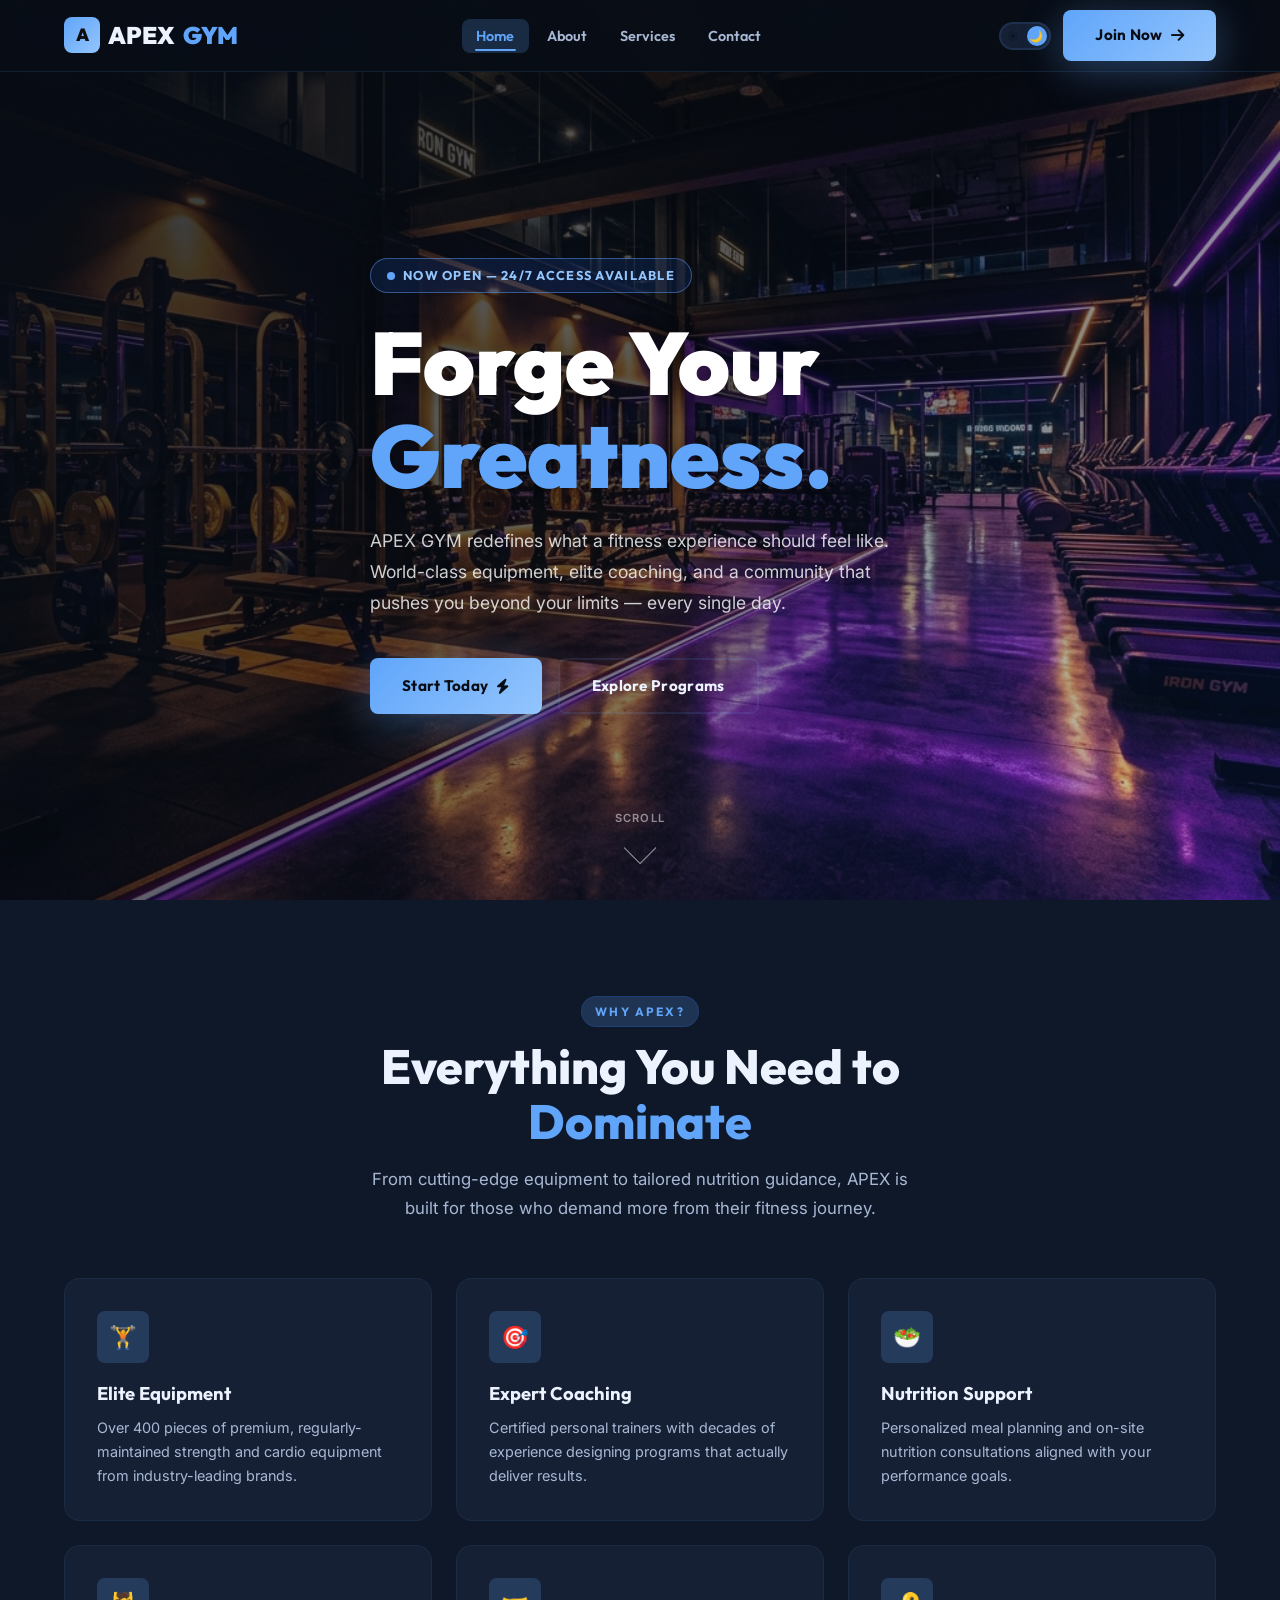
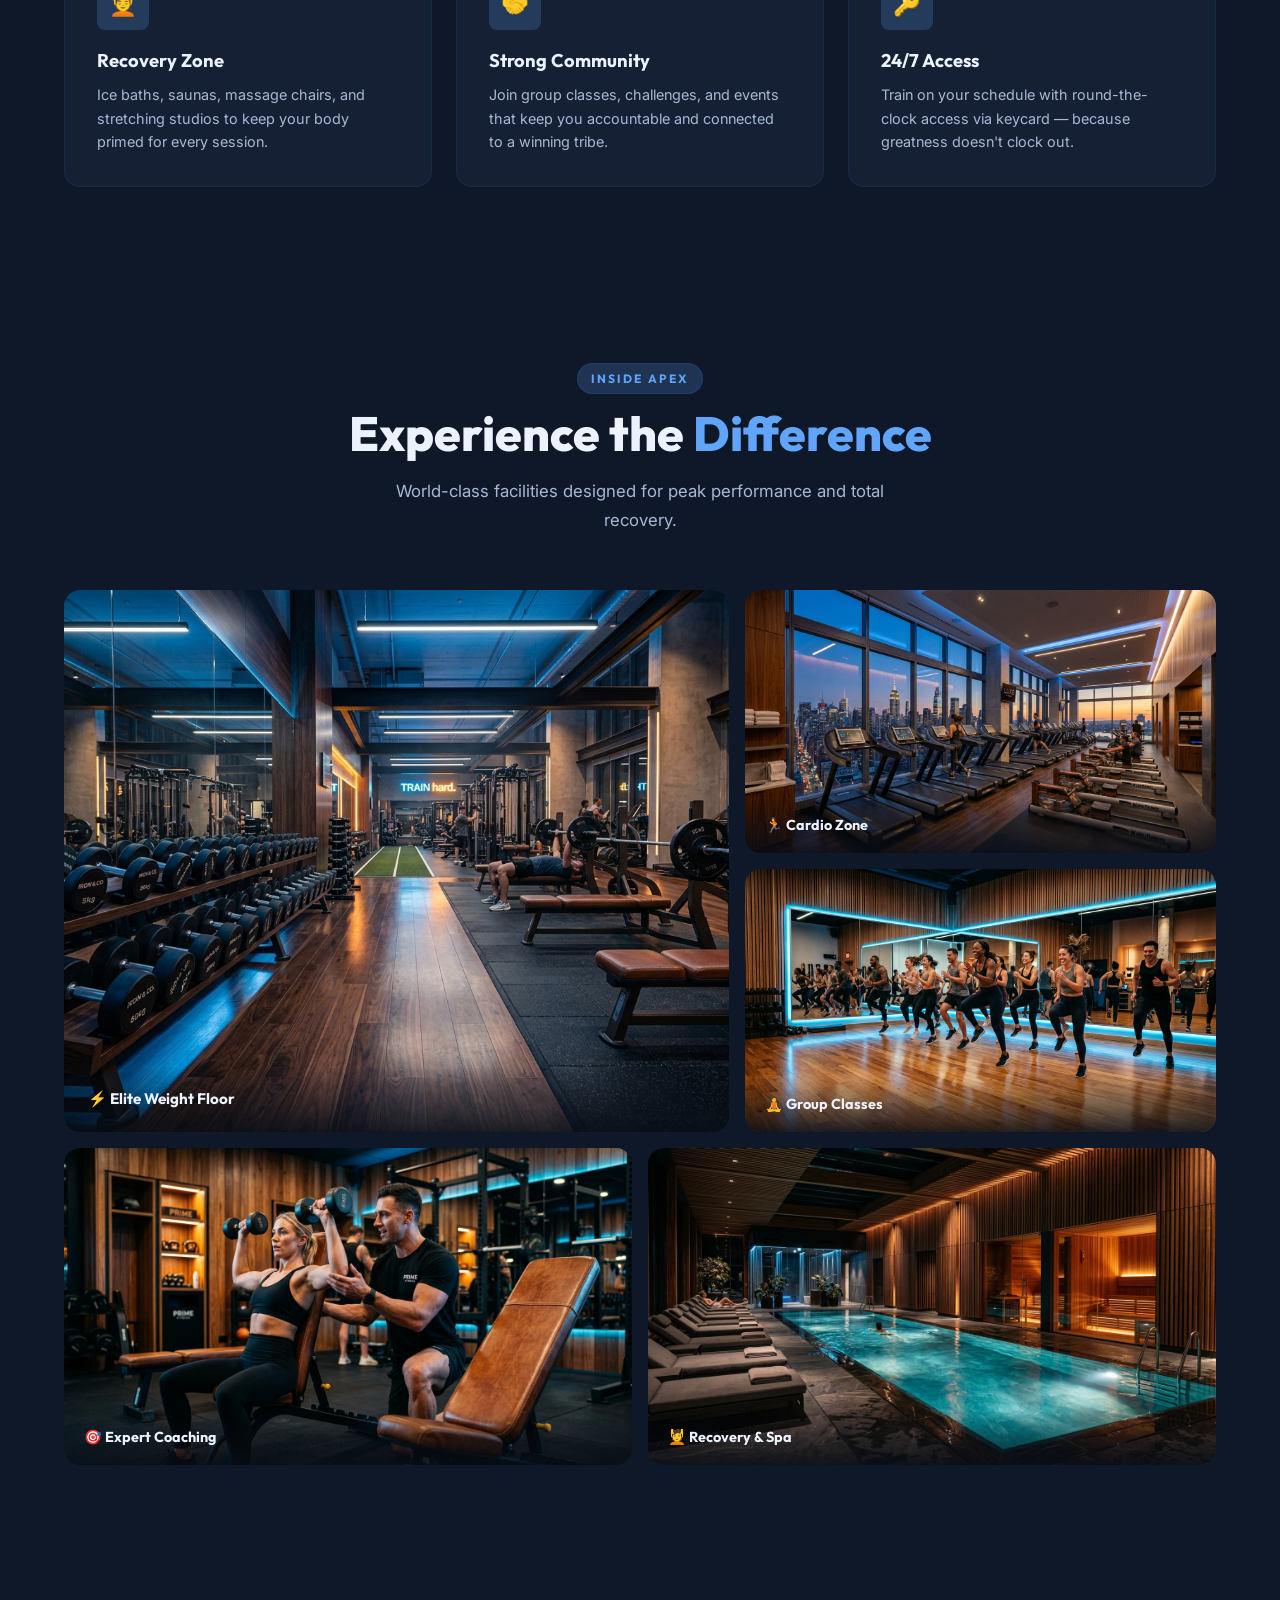
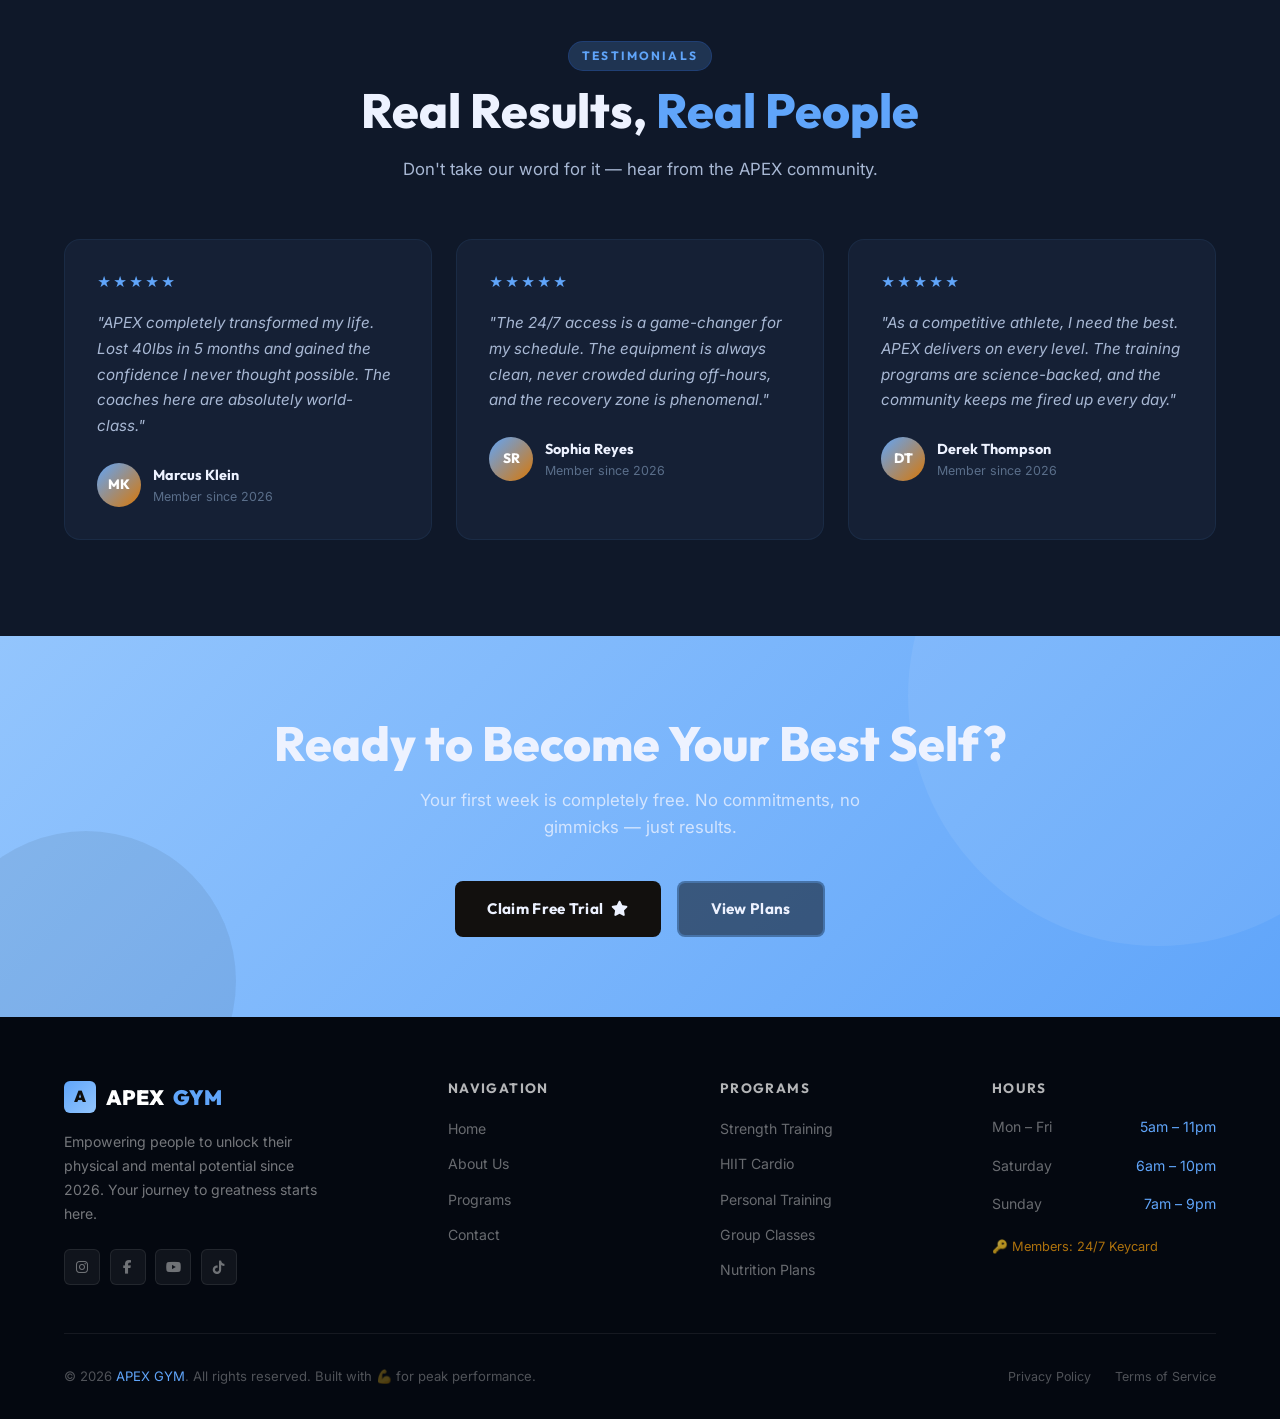
<file: index.html>
<!DOCTYPE html>
<html lang="en" data-theme="dark">
<head>
  <meta charset="UTF-8" />
  <meta name="viewport" content="width=device-width, initial-scale=1.0" />
  <title>APEX GYM — Forge Your Greatness</title>
  <meta name="description" content="APEX GYM offers world-class fitness equipment, expert personal trainers, and premium wellness programs. Join thousands of members transforming their lives." />
  <meta name="keywords" content="gym, fitness, personal training, weightlifting, APEX GYM" />
  <link rel="canonical" href="index.html" />
  <link rel="stylesheet" href="./style.css" />
  <!-- Font Awesome for icons -->
  <link rel="stylesheet" href="https://cdnjs.cloudflare.com/ajax/libs/font-awesome/6.5.0/css/all.min.css" crossorigin="anonymous" />

  <style>
    /* ── Home-specific styles ── */
    .highlights-section { background: var(--bg-secondary); }

    .stats-section {
      background: var(--bg-primary);
      padding: 5rem 0;
    }

    .stats-grid {
      display: grid;
      grid-template-columns: repeat(4, 1fr);
      gap: 1px;
      background: var(--border);
      border: 1px solid var(--border);
      border-radius: var(--radius-md);
      overflow: hidden;
    }

    .stat-block {
      background: var(--bg-card);
      padding: 2.5rem;
      text-align: center;
      transition: background var(--transition-fast);
    }
    .stat-block:hover { background: var(--bg-card-hover); }

    .stat-block .counter-number { margin-bottom: 0.3rem; }
    .stat-block p {
      font-size: 0.85rem;
      color: var(--text-muted);
      font-weight: 500;
    }

    /* Accordion for FAQs */
    .accordion-item {
      background: var(--bg-card);
      border: 1px solid var(--border-card);
      border-radius: var(--radius-sm);
      overflow: hidden;
      margin-bottom: 0.75rem;
    }

    .accordion-trigger {
      width: 100%;
      display: flex;
      align-items: center;
      justify-content: space-between;
      padding: 1.25rem 1.5rem;
      cursor: pointer;
      background: none;
      font-family: var(--font-heading);
      font-weight: 700;
      font-size: 0.95rem;
      color: var(--text-primary);
      transition: color var(--transition-fast);
      text-align: left;
      gap: 1rem;
    }

    .accordion-trigger:hover { color: var(--accent); }

    .accordion-icon {
      font-size: 0.7rem;
      color: var(--accent);
      transition: transform var(--transition-med);
      flex-shrink: 0;
    }

    .accordion-item.open .accordion-icon { transform: rotate(180deg); }

    .accordion-body {
      max-height: 0;
      overflow: hidden;
      transition: max-height 0.4s ease;
    }

    .accordion-body-inner {
      padding: 0 1.5rem 1.25rem;
      font-size: 0.9rem;
      color: var(--text-secondary);
      line-height: 1.7;
    }

    @media (max-width: 768px) {
      .stats-grid { grid-template-columns: repeat(2, 1fr); }
    }

    @media (max-width: 480px) {
      .stats-grid { grid-template-columns: 1fr; }
    }
  </style>
</head>
<body>

  <!-- ══════════════════════════════════
       NAVIGATION
  ══════════════════════════════════ -->
  <nav class="navbar" role="navigation" aria-label="Main navigation">
    <div class="nav-container">

      <!-- Logo -->
      <a href="index.html" class="nav-logo" aria-label="APEX GYM Home">
        <div class="nav-logo-icon" aria-hidden="true">A</div>
        APEX<span>GYM</span>
      </a>

      <!-- Desktop Links -->
      <ul class="nav-links" role="list">
        <li><a href="index.html" id="nav-home">Home</a></li>
        <li><a href="about.html" id="nav-about">About</a></li>
        <li><a href="services.html" id="nav-services">Services</a></li>
        <li><a href="contact.html" id="nav-contact">Contact</a></li>
      </ul>

      <!-- Controls -->
      <div class="nav-controls">
        <!-- Theme Toggle -->
        <button
          class="theme-toggle"
          data-theme-toggle
          aria-label="Toggle dark/light mode"
          id="theme-toggle-btn"
        >
          <span class="theme-toggle-icon icon-sun" aria-hidden="true">☀️</span>
          <span class="theme-toggle-thumb" aria-hidden="true"></span>
          <span class="theme-toggle-icon icon-moon" aria-hidden="true">🌙</span>
        </button>

        <!-- CTA Button -->
        <a href="contact.html" class="btn btn-primary nav-cta" id="nav-join-btn">
          Join Now <i class="fa fa-arrow-right" aria-hidden="true"></i>
        </a>

        <!-- Hamburger -->
        <button
          class="nav-hamburger"
          aria-label="Toggle mobile menu"
          aria-expanded="false"
          aria-controls="mobile-menu"
          id="hamburger-btn"
        >
          <span class="hamburger-line"></span>
          <span class="hamburger-line"></span>
          <span class="hamburger-line"></span>
        </button>
      </div>
    </div>
  </nav>

  <!-- Mobile Menu -->
  <div class="mobile-menu" id="mobile-menu" role="dialog" aria-label="Mobile navigation">
    <ul class="mobile-menu-links" role="list">
      <li><a href="index.html">Home</a></li>
      <li><a href="about.html">About</a></li>
      <li><a href="services.html">Services</a></li>
      <li><a href="contact.html">Contact</a></li>
    </ul>
    <a href="contact.html" class="btn btn-primary" style="width:100%;justify-content:center;" id="mobile-join-btn">
      Join Now <i class="fa fa-arrow-right" aria-hidden="true"></i>
    </a>
  </div>

  <main>

    <!-- ══════════════════════════════════
         HERO SECTION
    ══════════════════════════════════ -->
    <section class="hero" aria-labelledby="hero-heading">
      <div class="hero-bg" aria-hidden="true">
        <img
          src="images/gym_hero.png"
          alt="Interior of APEX GYM with premium equipment"
          loading="eager"
        />
      </div>

      <div class="container">
        <div class="hero-content">
          <div class="hero-badge fade-in">
            <span class="hero-badge-dot" aria-hidden="true"></span>
            Now Open — 24/7 Access Available
          </div>

          <h1 class="hero-title fade-in" id="hero-heading">
            Forge Your
            <span class="accent-text">Greatness.</span>
          </h1>

          <p class="hero-subtitle fade-in">
            APEX GYM redefines what a fitness experience should feel like.
            World-class equipment, elite coaching, and a community that pushes
            you beyond your limits — every single day.
          </p>

          <div class="hero-cta fade-in">
            <a href="contact.html" class="btn btn-primary" id="hero-start-btn">
              Start Today <i class="fa fa-bolt" aria-hidden="true"></i>
            </a>
            <a href="services.html" class="btn btn-secondary" id="hero-explore-btn">
              Explore Programs
            </a>
          </div>

          <!-- <div class="hero-stats fade-in" role="list">
            <div role="listitem">
              <div class="hero-stat-value">500+</div>
              <div class="hero-stat-label">Active Members</div>
            </div>
            <div role="listitem">
              <div class="hero-stat-value">30+</div>
              <div class="hero-stat-label">Expert Coaches</div>
            </div>
            <div role="listitem">
              <div class="hero-stat-value">1yr</div>
              <div class="hero-stat-label">Industry Experience</div>
            </div>
          </div> -->
        </div>
      </div>

      <!-- Scroll indicator -->
      <div class="hero-scroll" aria-hidden="true">
        <span>Scroll</span>
        <div class="hero-scroll-arrow"></div>
      </div>
    </section>

    <!-- ══════════════════════════════════
         HIGHLIGHTS / FEATURES
    ══════════════════════════════════ -->
    <section class="section highlights-section" aria-labelledby="highlights-heading">
      <div class="container">
        <div class="section-header fade-in">
          <span class="section-label">Why APEX?</span>
          <h2 class="section-title" id="highlights-heading">
            Everything You Need to <br/><span class="text-accent">Dominate</span>
          </h2>
          <p class="section-subtitle">
            From cutting-edge equipment to tailored nutrition guidance, APEX is
            built for those who demand more from their fitness journey.
          </p>
        </div>

        <div class="features-grid stagger-children">
          <article class="feature-card slide-up" id="feature-equipment">
            <div class="feature-icon" aria-hidden="true">🏋️</div>
            <h3>Elite Equipment</h3>
            <p>Over 400 pieces of premium, regularly-maintained strength and cardio equipment from industry-leading brands.</p>
          </article>

          <article class="feature-card slide-up" id="feature-coaching">
            <div class="feature-icon" aria-hidden="true">🎯</div>
            <h3>Expert Coaching</h3>
            <p>Certified personal trainers with decades of experience designing programs that actually deliver results.</p>
          </article>

          <article class="feature-card slide-up" id="feature-nutrition">
            <div class="feature-icon" aria-hidden="true">🥗</div>
            <h3>Nutrition Support</h3>
            <p>Personalized meal planning and on-site nutrition consultations aligned with your performance goals.</p>
          </article>

          <article class="feature-card slide-up" id="feature-recovery">
            <div class="feature-icon" aria-hidden="true">💆</div>
            <h3>Recovery Zone</h3>
            <p>Ice baths, saunas, massage chairs, and stretching studios to keep your body primed for every session.</p>
          </article>

          <article class="feature-card slide-up" id="feature-community">
            <div class="feature-icon" aria-hidden="true">🤝</div>
            <h3>Strong Community</h3>
            <p>Join group classes, challenges, and events that keep you accountable and connected to a winning tribe.</p>
          </article>

          <article class="feature-card slide-up" id="feature-access">
            <div class="feature-icon" aria-hidden="true">🔑</div>
            <h3>24/7 Access</h3>
            <p>Train on your schedule with round-the-clock access via keycard — because greatness doesn't clock out.</p>
          </article>
        </div>
      </div>
    </section>

    <!-- ══════════════════════════════════
         STATS COUNTER
    ══════════════════════════════════ -->
    <!-- <section class="stats-section" aria-labelledby="stats-heading">
      <div class="container">
        <h2 class="visually-hidden" id="stats-heading">APEX GYM by the numbers</h2>
        <div class="stats-grid stagger-children">
          <div class="stat-block fade-in">
            <div class="counter-number" data-count="500" data-suffix="+">0</div>
            <p>Happy Members</p>
          </div>
          <div class="stat-block fade-in">
            <div class="counter-number" data-count="32" data-suffix="">0</div>
            <p>Expert Trainers</p>
          </div>
          <div class="stat-block fade-in">
            <div class="counter-number" data-count="98" data-suffix="%">0</div>
            <p>Member Satisfaction</p>
          </div>
          <div class="stat-block fade-in">
            <div class="counter-number" data-count="15" data-suffix="yr">0</div>
            <p>Years of Excellence</p>
          </div>
        </div>
      </div>
    </section> -->

    <!-- ══════════════════════════════════
         PHOTO GALLERY
    ══════════════════════════════════ -->
    <section class="section gallery-section" aria-labelledby="gallery-heading" style="background: var(--bg-secondary); padding-top:5rem; padding-bottom:5rem;">
      <div class="container">
        <div class="section-header fade-in">
          <span class="section-label">Inside APEX</span>
          <h2 class="section-title" id="gallery-heading">Experience the <span class="text-accent">Difference</span></h2>
          <p class="section-subtitle">World-class facilities designed for peak performance and total recovery.</p>
        </div>
        <div class="gallery-grid stagger-children" style="display:grid;grid-template-columns:repeat(12,1fr);gap:1rem;">
          <figure class="slide-up gallery-item" style="grid-column:1/8;grid-row:1/3;border-radius:var(--radius-md);overflow:hidden;margin:0;position:relative;min-height:320px;">
            <img src="images/gym_weights_1.jpg" alt="Elite weights floor with dramatic blue lighting" style="width:100%;height:100%;object-fit:cover;display:block;transition:transform 0.5s ease;">
            <figcaption style="position:absolute;bottom:0;left:0;right:0;padding:1.25rem 1.5rem;background:linear-gradient(to top,rgba(8,13,22,0.85),transparent);color:#EDF2FF;font-family:var(--font-heading);font-weight:700;font-size:0.95rem;">⚡ Elite Weight Floor</figcaption>
          </figure>
          <figure class="slide-up gallery-item" style="grid-column:8/13;border-radius:var(--radius-md);overflow:hidden;margin:0;position:relative;min-height:155px;">
            <img src="images/gym_cardio_1.jpg" alt="Modern cardio zone with city skyline view" style="width:100%;height:100%;object-fit:cover;display:block;transition:transform 0.5s ease;">
            <figcaption style="position:absolute;bottom:0;left:0;right:0;padding:1rem 1.25rem;background:linear-gradient(to top,rgba(8,13,22,0.85),transparent);color:#EDF2FF;font-family:var(--font-heading);font-weight:700;font-size:0.9rem;">🏃 Cardio Zone</figcaption>
          </figure>
          <figure class="slide-up gallery-item" style="grid-column:8/13;border-radius:var(--radius-md);overflow:hidden;margin:0;position:relative;min-height:155px;">
            <img src="images/gym_classes_1.jpg" alt="Energetic group fitness class in blue-lit studio" style="width:100%;height:100%;object-fit:cover;display:block;transition:transform 0.5s ease;">
            <figcaption style="position:absolute;bottom:0;left:0;right:0;padding:1rem 1.25rem;background:linear-gradient(to top,rgba(8,13,22,0.85),transparent);color:#EDF2FF;font-family:var(--font-heading);font-weight:700;font-size:0.9rem;">🧘 Group Classes</figcaption>
          </figure>
          <figure class="slide-up gallery-item" style="grid-column:1/7;border-radius:var(--radius-md);overflow:hidden;margin:0;position:relative;min-height:220px;">
            <img src="images/gym_trainer_1.jpg" alt="Personal trainer coaching a client" style="width:100%;height:100%;object-fit:cover;display:block;transition:transform 0.5s ease;">
            <figcaption style="position:absolute;bottom:0;left:0;right:0;padding:1rem 1.25rem;background:linear-gradient(to top,rgba(8,13,22,0.85),transparent);color:#EDF2FF;font-family:var(--font-heading);font-weight:700;font-size:0.9rem;">🎯 Expert Coaching</figcaption>
          </figure>
          <figure class="slide-up gallery-item" style="grid-column:7/13;border-radius:var(--radius-md);overflow:hidden;margin:0;position:relative;min-height:220px;">
            <img src="images/gym_pool_spa_1.jpg" alt="Luxury recovery pool and sauna" style="width:100%;height:100%;object-fit:cover;display:block;transition:transform 0.5s ease;">
            <figcaption style="position:absolute;bottom:0;left:0;right:0;padding:1rem 1.25rem;background:linear-gradient(to top,rgba(8,13,22,0.85),transparent);color:#EDF2FF;font-family:var(--font-heading);font-weight:700;font-size:0.9rem;">💆 Recovery &amp; Spa</figcaption>
          </figure>
        </div>
      </div>
    </section>

    <!-- ══════════════════════════════════
         TESTIMONIALS
    ══════════════════════════════════ -->
    <section class="section" aria-labelledby="testimonials-heading" style="background: var(--bg-secondary);">
      <div class="container">
        <div class="section-header fade-in">
          <span class="section-label">Testimonials</span>
          <h2 class="section-title" id="testimonials-heading">
            Real Results, <span class="text-accent">Real People</span>
          </h2>
          <p class="section-subtitle">
            Don't take our word for it — hear from the APEX community.
          </p>
        </div>

        <div class="testimonials-grid stagger-children">
          <article class="testimonial-card slide-up" id="testimonial-1">
            <div class="stars" aria-label="5 out of 5 stars">★★★★★</div>
            <p class="testimonial-text">
              "APEX completely transformed my life. Lost 40lbs in 5 months and
              gained the confidence I never thought possible. The coaches here
              are absolutely world-class."
            </p>
            <div class="testimonial-author">
              <div class="testimonial-avatar" aria-hidden="true">MK</div>
              <div>
                <div class="testimonial-name">Marcus Klein</div>
                <div class="testimonial-role">Member since 2026</div>
              </div>
            </div>
          </article>

          <article class="testimonial-card slide-up" id="testimonial-2">
            <div class="stars" aria-label="5 out of 5 stars">★★★★★</div>
            <p class="testimonial-text">
              "The 24/7 access is a game-changer for my schedule. The equipment
              is always clean, never crowded during off-hours, and the recovery
              zone is phenomenal."
            </p>
            <div class="testimonial-author">
              <div class="testimonial-avatar" aria-hidden="true">SR</div>
              <div>
                <div class="testimonial-name">Sophia Reyes</div>
                <div class="testimonial-role">Member since 2026</div>
              </div>
            </div>
          </article>

          <article class="testimonial-card slide-up" id="testimonial-3">
            <div class="stars" aria-label="5 out of 5 stars">★★★★★</div>
            <p class="testimonial-text">
              "As a competitive athlete, I need the best. APEX delivers on every
              level. The training programs are science-backed, and the community
              keeps me fired up every day."
            </p>
            <div class="testimonial-author">
              <div class="testimonial-avatar" aria-hidden="true">DT</div>
              <div>
                <div class="testimonial-name">Derek Thompson</div>
                <div class="testimonial-role">Member since 2026</div>
              </div>
            </div>
          </article>
        </div>
      </div>
    </section>

    <!-- ══════════════════════════════════
         CTA SECTION
    ══════════════════════════════════ -->
    <section class="cta-section" aria-labelledby="cta-heading">
      <div class="container">
        <div class="cta-inner fade-in">
          <h2 id="cta-heading">Ready to Become Your Best Self?</h2>
          <p>Your first week is completely free. No commitments, no gimmicks — just results.</p>
          <div style="display:flex;gap:1rem;justify-content:center;flex-wrap:wrap;">
            <a href="contact.html" class="btn btn-dark" id="cta-free-trial-btn">
              Claim Free Trial <i class="fa fa-star" aria-hidden="true"></i>
            </a>
            <a href="services.html" class="btn" style="background:rgba(8,13,22,0.55);color:#EDF2FF;border:2px solid rgba(96,165,250,0.35);font-family:var(--font-heading);font-weight:700;" id="cta-plans-btn">
              View Plans
            </a>
          </div>
        </div>
      </div>
    </section>

  </main>

  <!-- ══════════════════════════════════
       FOOTER
  ══════════════════════════════════ -->
  <footer class="footer" role="contentinfo">
    <div class="container">
      <div class="footer-grid">
        <div class="footer-brand">
          <div class="footer-logo">
            <div class="footer-logo-icon" aria-hidden="true">A</div>
            APEX<span>GYM</span>
          </div>
          <p>Empowering people to unlock their physical and mental potential since 2026. Your journey to greatness starts here.</p>
          <div class="footer-social" aria-label="Social media links">
            <a href="#" aria-label="Instagram" id="footer-instagram"><i class="fab fa-instagram"></i></a>
            <a href="#" aria-label="Facebook" id="footer-facebook"><i class="fab fa-facebook-f"></i></a>
            <a href="#" aria-label="YouTube" id="footer-youtube"><i class="fab fa-youtube"></i></a>
            <a href="#" aria-label="TikTok" id="footer-tiktok"><i class="fab fa-tiktok"></i></a>
          </div>
        </div>

        <div>
          <h3 class="footer-col-title">Navigation</h3>
          <ul class="footer-links" role="list">
            <li><a href="index.html">Home</a></li>
            <li><a href="about.html">About Us</a></li>
            <li><a href="services.html">Programs</a></li>
            <li><a href="contact.html">Contact</a></li>
          </ul>
        </div>

        <div>
          <h3 class="footer-col-title">Programs</h3>
          <ul class="footer-links" role="list">
            <li><a href="services.html">Strength Training</a></li>
            <li><a href="services.html">HIIT Cardio</a></li>
            <li><a href="services.html">Personal Training</a></li>
            <li><a href="services.html">Group Classes</a></li>
            <li><a href="services.html">Nutrition Plans</a></li>
          </ul>
        </div>

        <div>
          <h3 class="footer-col-title">Hours</h3>
          <ul class="footer-links" role="list" style="color:rgba(255,255,255,0.4);font-size:0.88rem;">
            <li style="display:flex;justify-content:space-between;"><span>Mon – Fri</span><span style="color:var(--accent)">5am – 11pm</span></li>
            <li style="display:flex;justify-content:space-between;margin-top:0.4rem;"><span>Saturday</span><span style="color:var(--accent)">6am – 10pm</span></li>
            <li style="display:flex;justify-content:space-between;margin-top:0.4rem;"><span>Sunday</span><span style="color:var(--accent)">7am – 9pm</span></li>
            <li style="margin-top:0.75rem;color:rgba(245,158,11,0.7);font-size:0.8rem;">🔑 Members: 24/7 Keycard</li>
          </ul>
        </div>
      </div>

      <hr class="footer-divider" />

      <div class="footer-bottom">
        <p class="footer-copy">
          &copy; 2026 <span>APEX GYM</span>. All rights reserved. Built with 💪 for peak performance.
        </p>
        <div style="display:flex;gap:1.5rem;">
          <a href="#" style="font-size:0.78rem;color:rgba(255,255,255,0.3);transition:color 0.2s;" id="footer-privacy">Privacy Policy</a>
          <a href="#" style="font-size:0.78rem;color:rgba(255,255,255,0.3);transition:color 0.2s;" id="footer-terms">Terms of Service</a>
        </div>
      </div>
    </div>
  </footer>

  <script src="./script.js"></script>
</body>
</html>
</file>
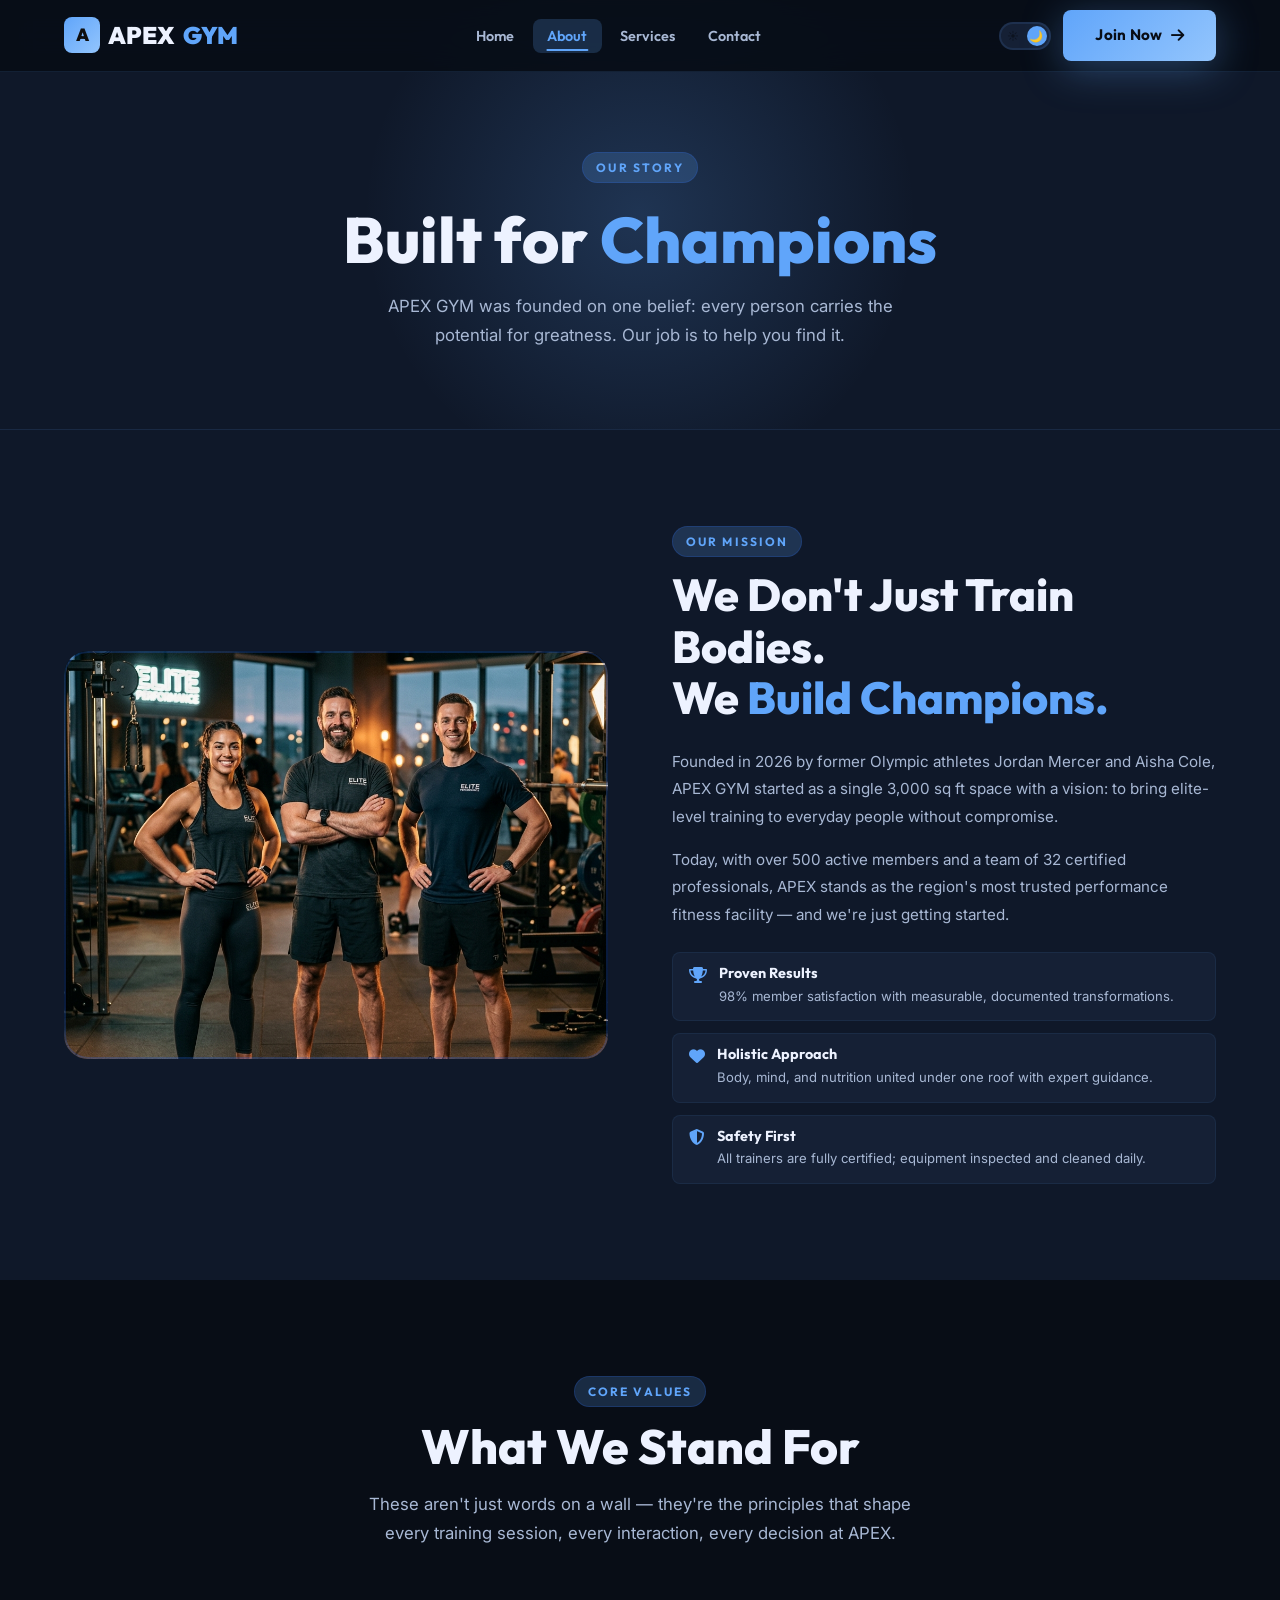
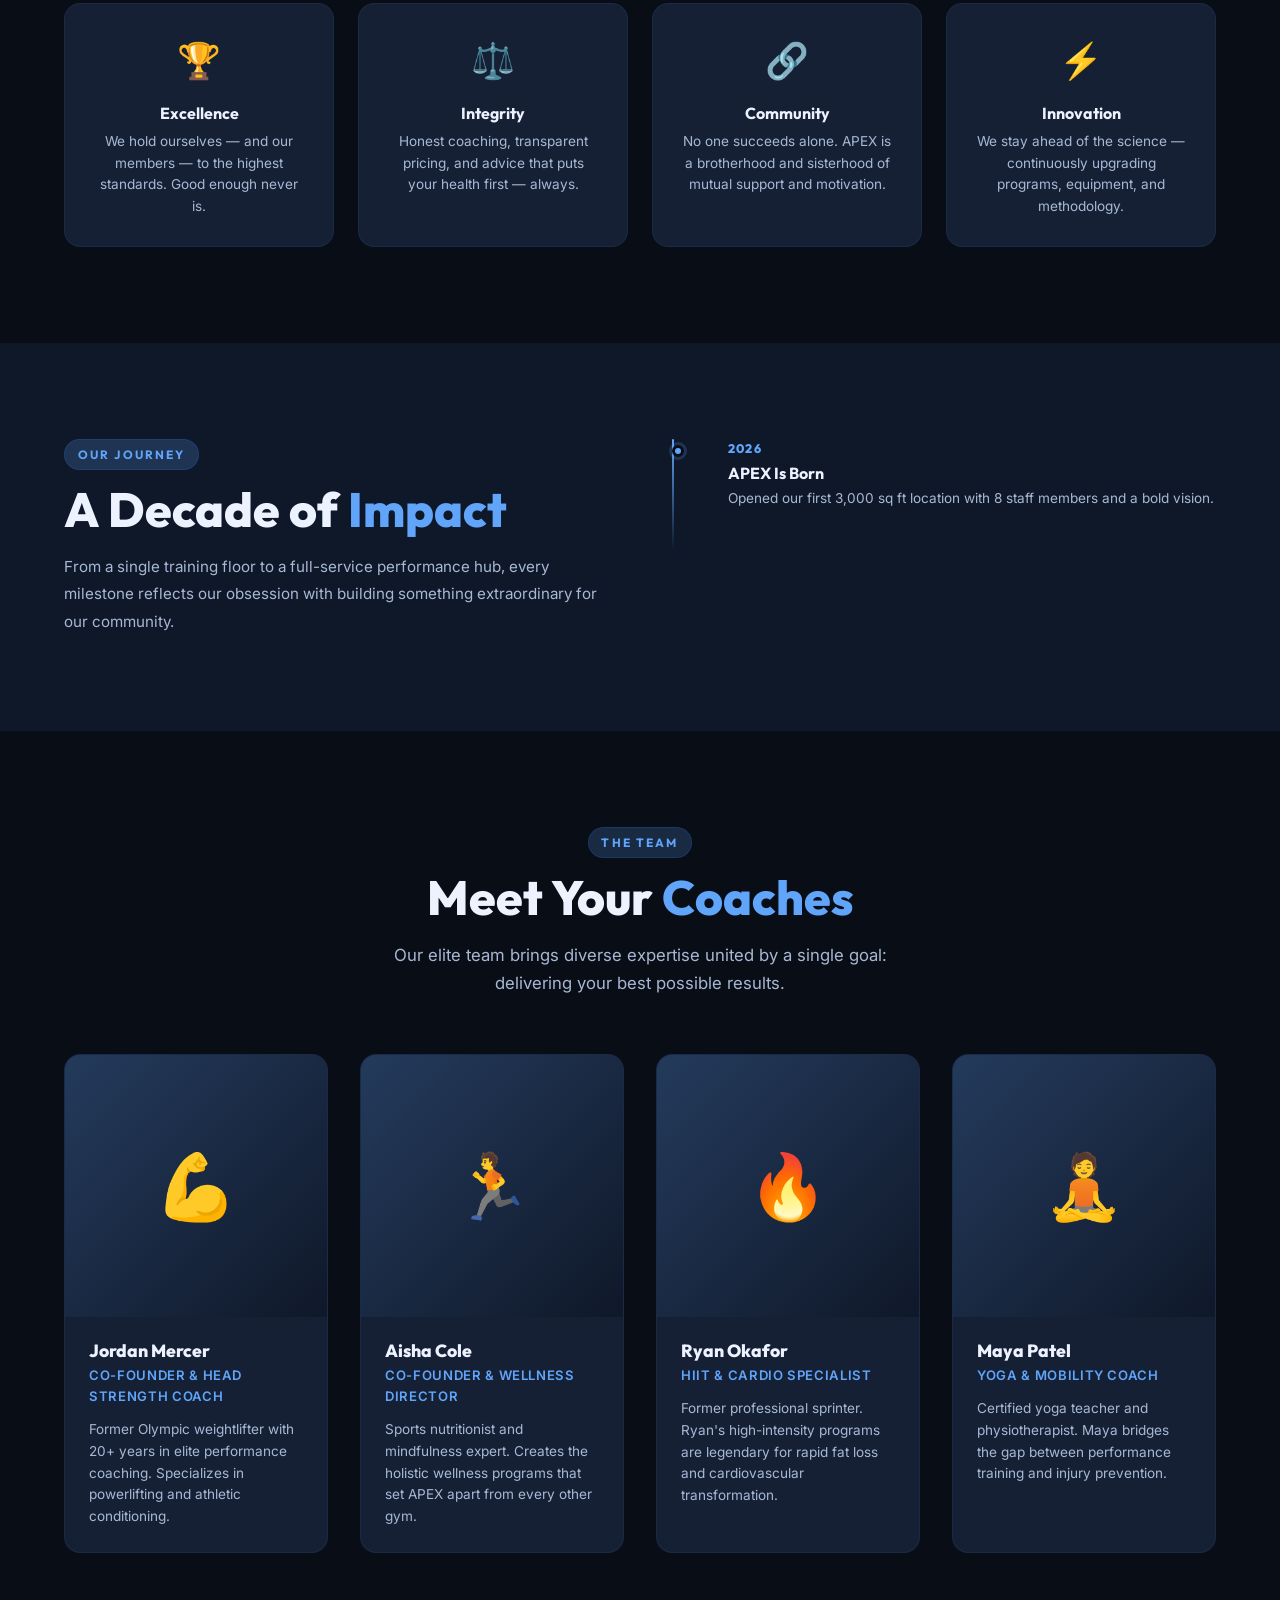
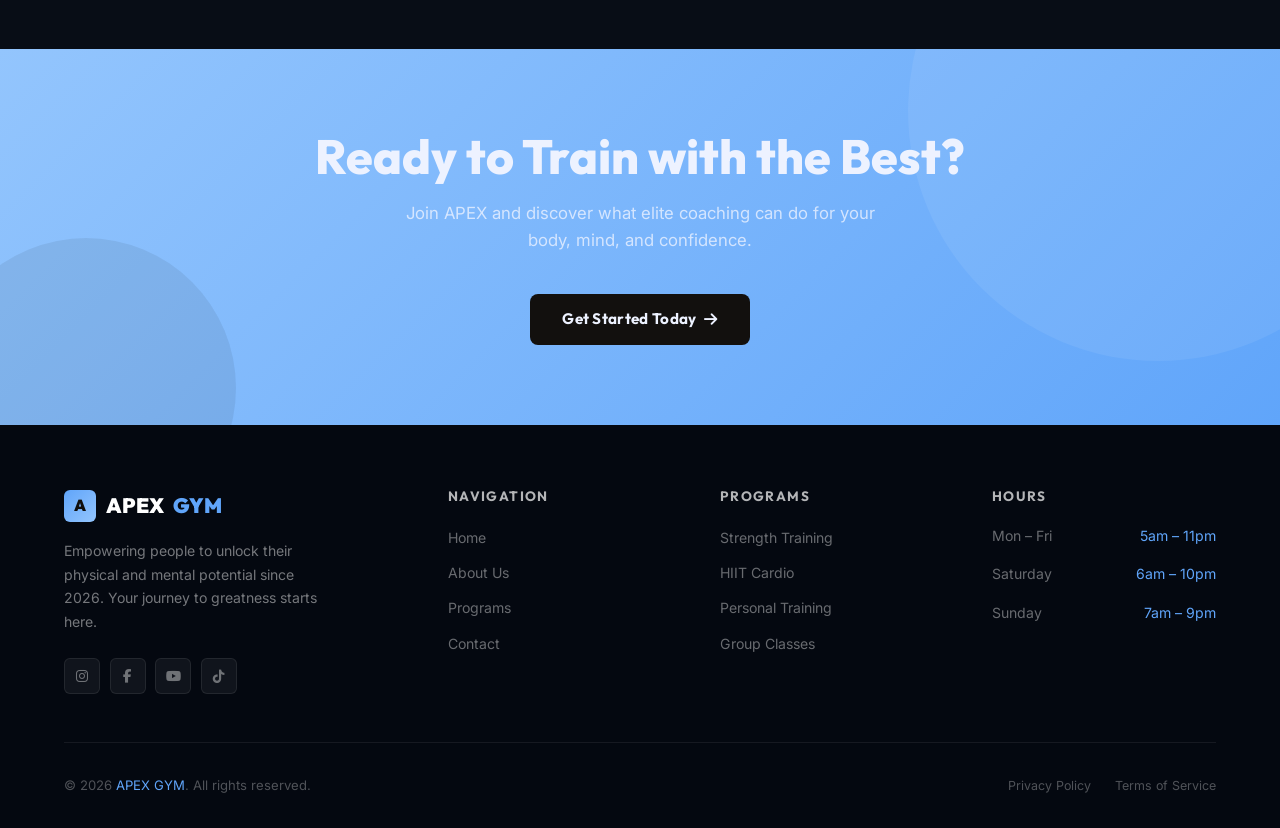
<file: about.html>
<!DOCTYPE html>
<html lang="en" data-theme="dark">
<head>
  <meta charset="UTF-8" />
  <meta name="viewport" content="width=device-width, initial-scale=1.0" />
  <title>About Us — APEX GYM</title>
  <meta name="description" content="Learn about APEX GYM's mission, history, and the elite team of coaches and trainers dedicated to your fitness transformation." />
  <link rel="canonical" href="about.html" />
  <link rel="stylesheet" href="style.css" />
  <link rel="stylesheet" href="https://cdnjs.cloudflare.com/ajax/libs/font-awesome/6.5.0/css/all.min.css" crossorigin="anonymous" />

  <style>
    /* ── About-page specific styles ── */
    .mission-section { background: var(--bg-secondary); }

    .mission-grid {
      display: grid;
      grid-template-columns: 1fr 1fr;
      gap: 4rem;
      align-items: center;
    }

    .mission-text h2 {
      font-size: clamp(1.8rem, 3.5vw, 2.8rem);
      margin-bottom: 1.5rem;
    }

    .mission-text p {
      color: var(--text-secondary);
      line-height: 1.8;
      margin-bottom: 1rem;
      font-size: 0.95rem;
    }

    .mission-highlights {
      display: flex;
      flex-direction: column;
      gap: 0.75rem;
      margin-top: 1.5rem;
    }

    .mission-highlight-item {
      display: flex;
      align-items: flex-start;
      gap: 0.75rem;
      padding: 0.75rem 1rem;
      background: var(--bg-card);
      border: 1px solid var(--border-card);
      border-radius: var(--radius-sm);
      transition: border-color var(--transition-fast);
    }

    .mission-highlight-item:hover {
      border-color: rgba(245,158,11,0.3);
    }

    .mission-highlight-icon {
      color: var(--accent);
      font-size: 1rem;
      margin-top: 0.1rem;
      flex-shrink: 0;
    }

    .mission-highlight-item h4 {
      font-size: 0.9rem;
      font-weight: 700;
      margin-bottom: 0.2rem;
    }

    .mission-highlight-item p {
      font-size: 0.82rem;
      margin-bottom: 0;
    }

    /* Timeline */
    .timeline {
      position: relative;
      padding-left: 2rem;
    }

    .timeline::before {
      content: '';
      position: absolute;
      left: 0;
      top: 0;
      bottom: 0;
      width: 2px;
      background: linear-gradient(to bottom, var(--accent), transparent);
      border-radius: 2px;
    }

    .timeline-item {
      position: relative;
      margin-bottom: 2.5rem;
      padding-left: 1.5rem;
    }

    .timeline-item::before {
      content: '';
      position: absolute;
      left: -2rem;
      top: 0.4rem;
      width: 12px;
      height: 12px;
      border-radius: 50%;
      background: var(--accent);
      border: 3px solid var(--bg-primary);
      box-shadow: 0 0 0 3px var(--accent-glow);
    }

    .timeline-year {
      font-family: var(--font-heading);
      font-size: 0.78rem;
      font-weight: 800;
      color: var(--accent);
      text-transform: uppercase;
      letter-spacing: 0.1em;
      margin-bottom: 0.3rem;
    }

    .timeline-item h3 {
      font-size: 1rem;
      font-weight: 700;
      margin-bottom: 0.4rem;
    }

    .timeline-item p {
      font-size: 0.85rem;
      color: var(--text-secondary);
      line-height: 1.6;
    }

    @media (max-width: 768px) {
      .mission-grid { grid-template-columns: 1fr; gap: 2rem; }
    }
  </style>
</head>
<body>

  <!-- ══════════════════════════════════
       NAVIGATION
  ══════════════════════════════════ -->
  <nav class="navbar" role="navigation" aria-label="Main navigation">
    <div class="nav-container">
      <a href="index.html" class="nav-logo" aria-label="APEX GYM Home">
        <div class="nav-logo-icon" aria-hidden="true">A</div>
        APEX<span>GYM</span>
      </a>

      <ul class="nav-links" role="list">
        <li><a href="index.html">Home</a></li>
        <li><a href="about.html">About</a></li>
        <li><a href="services.html">Services</a></li>
        <li><a href="contact.html">Contact</a></li>
      </ul>

      <div class="nav-controls">
        <button class="theme-toggle" data-theme-toggle aria-label="Toggle dark/light mode" id="theme-toggle-btn">
          <span class="theme-toggle-icon icon-sun" aria-hidden="true">☀️</span>
          <span class="theme-toggle-thumb" aria-hidden="true"></span>
          <span class="theme-toggle-icon icon-moon" aria-hidden="true">🌙</span>
        </button>
        <a href="contact.html" class="btn btn-primary nav-cta" id="nav-join-btn">
          Join Now <i class="fa fa-arrow-right" aria-hidden="true"></i>
        </a>
        <button class="nav-hamburger" aria-label="Toggle mobile menu" aria-expanded="false" aria-controls="mobile-menu" id="hamburger-btn">
          <span class="hamburger-line"></span>
          <span class="hamburger-line"></span>
          <span class="hamburger-line"></span>
        </button>
      </div>
    </div>
  </nav>

  <div class="mobile-menu" id="mobile-menu" role="dialog" aria-label="Mobile navigation">
    <ul class="mobile-menu-links" role="list">
      <li><a href="index.html">Home</a></li>
      <li><a href="about.html">About</a></li>
      <li><a href="services.html">Services</a></li>
      <li><a href="contact.html">Contact</a></li>
    </ul>
    <a href="contact.html" class="btn btn-primary" style="width:100%;justify-content:center;" id="mobile-join-btn">
      Join Now <i class="fa fa-arrow-right" aria-hidden="true"></i>
    </a>
  </div>

  <main>

    <!-- ══════════════════════════════════
         PAGE HERO
    ══════════════════════════════════ -->
    <section class="page-hero" aria-labelledby="about-hero-heading">
      <div class="container" style="position:relative;z-index:1;">
        <span class="section-label fade-in">Our Story</span>
        <h1 class="section-title fade-in" id="about-hero-heading" style="margin-top:0.5rem;font-size:clamp(2.5rem,5vw,4rem);">
          Built for <span class="text-accent">Champions</span>
        </h1>
        <p class="section-subtitle fade-in" style="margin-inline:auto;text-align:center;">
          APEX GYM was founded on one belief: every person carries the potential
          for greatness. Our job is to help you find it.
        </p>
      </div>
    </section>

    <!-- ══════════════════════════════════
         MISSION + IMAGE
    ══════════════════════════════════ -->
    <section class="section mission-section" aria-labelledby="mission-heading">
      <div class="container">
        <div class="mission-grid">
          <!-- Image Side -->
          <div class="about-hero-img slide-left">
            <img src="images/about_team.png" alt="APEX GYM coaching team" loading="lazy" />
            <!-- <div class="about-badge-floating" aria-label="1 Years of Excellence">
              <div class="about-badge-number">1+</div>
              <div class="about-badge-text">Years of<br/>Excellence</div>
            </div> -->
          </div>

          <!-- Text Side -->
          <div class="mission-text slide-right">
            <span class="section-label">Our Mission</span>
            <h2 id="mission-heading">We Don't Just Train Bodies.<br/>We <span class="text-accent">Build Champions.</span></h2>
            <p>
              Founded in 2026 by former Olympic athletes Jordan Mercer and Aisha
              Cole, APEX GYM started as a single 3,000 sq ft space with a vision:
              to bring elite-level training to everyday people without compromise.
            </p>
            <p>
              Today, with over 500 active members and a team of 32 certified
              professionals, APEX stands as the region's most trusted performance
              fitness facility — and we're just getting started.
            </p>

            <div class="mission-highlights">
              <div class="mission-highlight-item">
                <i class="fa fa-trophy mission-highlight-icon" aria-hidden="true"></i>
                <div>
                  <h4>Proven Results</h4>
                  <p>98% member satisfaction with measurable, documented transformations.</p>
                </div>
              </div>
              <div class="mission-highlight-item">
                <i class="fa fa-heart mission-highlight-icon" aria-hidden="true"></i>
                <div>
                  <h4>Holistic Approach</h4>
                  <p>Body, mind, and nutrition united under one roof with expert guidance.</p>
                </div>
              </div>
              <div class="mission-highlight-item">
                <i class="fa fa-shield-halved mission-highlight-icon" aria-hidden="true"></i>
                <div>
                  <h4>Safety First</h4>
                  <p>All trainers are fully certified; equipment inspected and cleaned daily.</p>
                </div>
              </div>
            </div>
          </div>
        </div>
      </div>
    </section>

    <!-- ══════════════════════════════════
         CORE VALUES
    ══════════════════════════════════ -->
    <section class="section" aria-labelledby="values-heading">
      <div class="container">
        <div class="section-header fade-in">
          <span class="section-label">Core Values</span>
          <h2 class="section-title" id="values-heading">What We Stand For</h2>
          <p class="section-subtitle">
            These aren't just words on a wall — they're the principles that shape
            every training session, every interaction, every decision at APEX.
          </p>
        </div>

        <div class="about-values-grid stagger-children">
          <article class="value-card fade-in" id="value-excellence">
            <div class="value-icon" aria-hidden="true">🏆</div>
            <h3>Excellence</h3>
            <p>We hold ourselves — and our members — to the highest standards. Good enough never is.</p>
          </article>

          <article class="value-card fade-in" id="value-integrity">
            <div class="value-icon" aria-hidden="true">⚖️</div>
            <h3>Integrity</h3>
            <p>Honest coaching, transparent pricing, and advice that puts your health first — always.</p>
          </article>

          <article class="value-card fade-in" id="value-community">
            <div class="value-icon" aria-hidden="true">🔗</div>
            <h3>Community</h3>
            <p>No one succeeds alone. APEX is a brotherhood and sisterhood of mutual support and motivation.</p>
          </article>

          <article class="value-card fade-in" id="value-innovation">
            <div class="value-icon" aria-hidden="true">⚡</div>
            <h3>Innovation</h3>
            <p>We stay ahead of the science — continuously upgrading programs, equipment, and methodology.</p>
          </article>
        </div>
      </div>
    </section>

    <!-- ══════════════════════════════════
         TIMELINE / HISTORY
    ══════════════════════════════════ -->
    <section class="section" style="background: var(--bg-secondary);" aria-labelledby="history-heading">
      <div class="container">
        <div style="display:grid;grid-template-columns:1fr 1fr;gap:4rem;align-items:start;" class="history-grid-wrap">
          <div class="slide-left">
            <span class="section-label">Our Journey</span>
            <h2 class="section-title" id="history-heading">
              A Decade of <span class="text-accent">Impact</span>
            </h2>
            <p style="color:var(--text-secondary);line-height:1.8;font-size:0.95rem;margin-top:1rem;">
              From a single training floor to a full-service performance hub,
              every milestone reflects our obsession with building something
              extraordinary for our community.
            </p>
          </div>

          <div class="timeline slide-right">
            <div class="timeline-item fade-in">
              <div class="timeline-year">2026</div>
              <h3>APEX Is Born</h3>
              <p>Opened our first 3,000 sq ft location with 8 staff members and a bold vision.</p>
            </div>
            <!-- <div class="timeline-item fade-in">
              <div class="timeline-year">2022</div>
              <h3>Expansion &amp; Growth</h3>
              <p>Moved to a 12,000 sq ft facility, tripling membership capacity and adding group classes.</p>
            </div>
            <div class="timeline-item fade-in">
              <div class="timeline-year">2026</div>
              <h3>Performance Hub Launch</h3>
              <p>Introduced the Recovery Zone, sports nutrition bar, and biomechanical analysis studio.</p>
            </div> -->
            <!-- <div class="timeline-item fade-in">
              <div class="timeline-year">2020</div>
              <h3>Digital Integration</h3>
              <p>Launched APEX App with virtual coaching, workout tracking, and live-streamed classes.</p>
            </div>
            <div class="timeline-item fade-in">
              <div class="timeline-year">2026</div>
              <h3>500 Members Strong</h3>
              <p>Reached a landmark milestone with a fully renovated 20,000 sq ft state-of-the-art facility.</p>
            </div> -->
          </div>
        </div>
      </div>
    </section>

    <!-- ══════════════════════════════════
         TEAM
    ══════════════════════════════════ -->
    <section class="section" aria-labelledby="team-heading">
      <div class="container">
        <div class="section-header fade-in">
          <span class="section-label">The Team</span>
          <h2 class="section-title" id="team-heading">
            Meet Your <span class="text-accent">Coaches</span>
          </h2>
          <p class="section-subtitle">
            Our elite team brings diverse expertise united by a single goal:
            delivering your best possible results.
          </p>
        </div>

        <div class="team-grid stagger-children">
          <article class="team-card slide-up" id="team-jordan">
            <div class="team-card-img" aria-hidden="true">💪</div>
            <div class="team-card-body">
              <h3 class="team-card-name">Jordan Mercer</h3>
              <div class="team-card-role">Co-Founder &amp; Head Strength Coach</div>
              <p class="team-card-bio">Former Olympic weightlifter with 20+ years in elite performance coaching. Specializes in powerlifting and athletic conditioning.</p>
            </div>
          </article>

          <article class="team-card slide-up" id="team-aisha">
            <div class="team-card-img" aria-hidden="true">🏃</div>
            <div class="team-card-body">
              <h3 class="team-card-name">Aisha Cole</h3>
              <div class="team-card-role">Co-Founder &amp; Wellness Director</div>
              <p class="team-card-bio">Sports nutritionist and mindfulness expert. Creates the holistic wellness programs that set APEX apart from every other gym.</p>
            </div>
          </article>

          <article class="team-card slide-up" id="team-ryan">
            <div class="team-card-img" aria-hidden="true">🔥</div>
            <div class="team-card-body">
              <h3 class="team-card-name">Ryan Okafor</h3>
              <div class="team-card-role">HIIT &amp; Cardio Specialist</div>
              <p class="team-card-bio">Former professional sprinter. Ryan's high-intensity programs are legendary for rapid fat loss and cardiovascular transformation.</p>
            </div>
          </article>

          <article class="team-card slide-up" id="team-maya">
            <div class="team-card-img" aria-hidden="true">🧘</div>
            <div class="team-card-body">
              <h3 class="team-card-name">Maya Patel</h3>
              <div class="team-card-role">Yoga &amp; Mobility Coach</div>
              <p class="team-card-bio">Certified yoga teacher and physiotherapist. Maya bridges the gap between performance training and injury prevention.</p>
            </div>
          </article>
        </div>
      </div>
    </section>

    <!-- CTA -->
    <section class="cta-section" aria-labelledby="about-cta-heading">
      <div class="container">
        <div class="cta-inner fade-in">
          <h2 id="about-cta-heading">Ready to Train with the Best?</h2>
          <p>Join APEX and discover what elite coaching can do for your body, mind, and confidence.</p>
          <a href="contact.html" class="btn btn-dark" id="about-cta-btn">
            Get Started Today <i class="fa fa-arrow-right" aria-hidden="true"></i>
          </a>
        </div>
      </div>
    </section>

  </main>

  <!-- FOOTER -->
  <footer class="footer" role="contentinfo">
    <div class="container">
      <div class="footer-grid">
        <div class="footer-brand">
          <div class="footer-logo">
            <div class="footer-logo-icon" aria-hidden="true">A</div>
            APEX<span>GYM</span>
          </div>
          <p>Empowering people to unlock their physical and mental potential since 2026. Your journey to greatness starts here.</p>
          <div class="footer-social" aria-label="Social media links">
            <a href="#" aria-label="Instagram" id="footer-instagram"><i class="fab fa-instagram"></i></a>
            <a href="#" aria-label="Facebook" id="footer-facebook"><i class="fab fa-facebook-f"></i></a>
            <a href="#" aria-label="YouTube" id="footer-youtube"><i class="fab fa-youtube"></i></a>
            <a href="#" aria-label="TikTok" id="footer-tiktok"><i class="fab fa-tiktok"></i></a>
          </div>
        </div>
        <div>
          <h3 class="footer-col-title">Navigation</h3>
          <ul class="footer-links" role="list">
            <li><a href="index.html">Home</a></li>
            <li><a href="about.html">About Us</a></li>
            <li><a href="services.html">Programs</a></li>
            <li><a href="contact.html">Contact</a></li>
          </ul>
        </div>
        <div>
          <h3 class="footer-col-title">Programs</h3>
          <ul class="footer-links" role="list">
            <li><a href="services.html">Strength Training</a></li>
            <li><a href="services.html">HIIT Cardio</a></li>
            <li><a href="services.html">Personal Training</a></li>
            <li><a href="services.html">Group Classes</a></li>
          </ul>
        </div>
        <div>
          <h3 class="footer-col-title">Hours</h3>
          <ul class="footer-links" role="list" style="color:rgba(255,255,255,0.4);font-size:0.88rem;">
            <li style="display:flex;justify-content:space-between;"><span>Mon – Fri</span><span style="color:var(--accent)">5am – 11pm</span></li>
            <li style="display:flex;justify-content:space-between;margin-top:0.4rem;"><span>Saturday</span><span style="color:var(--accent)">6am – 10pm</span></li>
            <li style="display:flex;justify-content:space-between;margin-top:0.4rem;"><span>Sunday</span><span style="color:var(--accent)">7am – 9pm</span></li>
          </ul>
        </div>
      </div>
      <hr class="footer-divider" />
      <div class="footer-bottom">
        <p class="footer-copy">&copy; 2026 <span>APEX GYM</span>. All rights reserved.</p>
        <div style="display:flex;gap:1.5rem;">
          <a href="#" style="font-size:0.78rem;color:rgba(255,255,255,0.3);">Privacy Policy</a>
          <a href="#" style="font-size:0.78rem;color:rgba(255,255,255,0.3);">Terms of Service</a>
        </div>
      </div>
    </div>
  </footer>

  <style>
    @media (max-width: 768px) {
      .history-grid-wrap { grid-template-columns: 1fr !important; }
    }
  </style>

  <script src="script.js"></script>
</body>
</html>
</file>
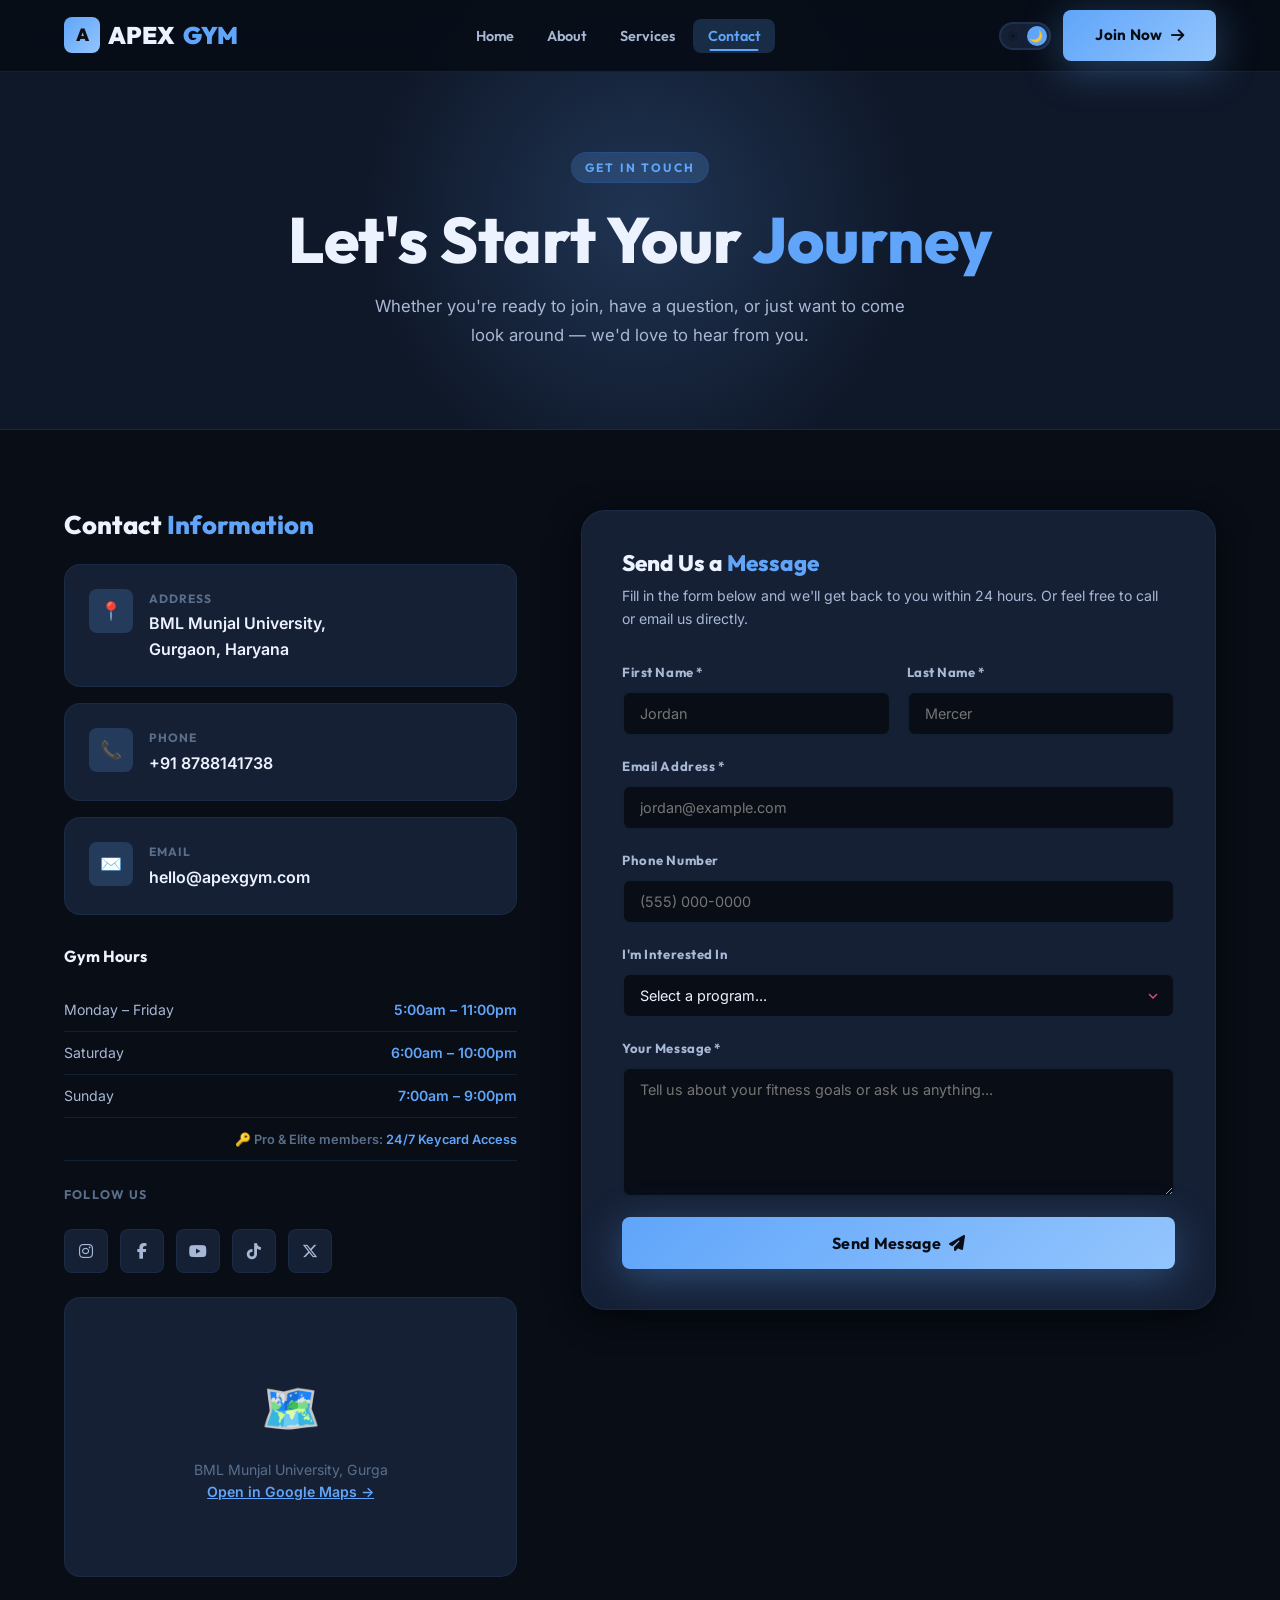
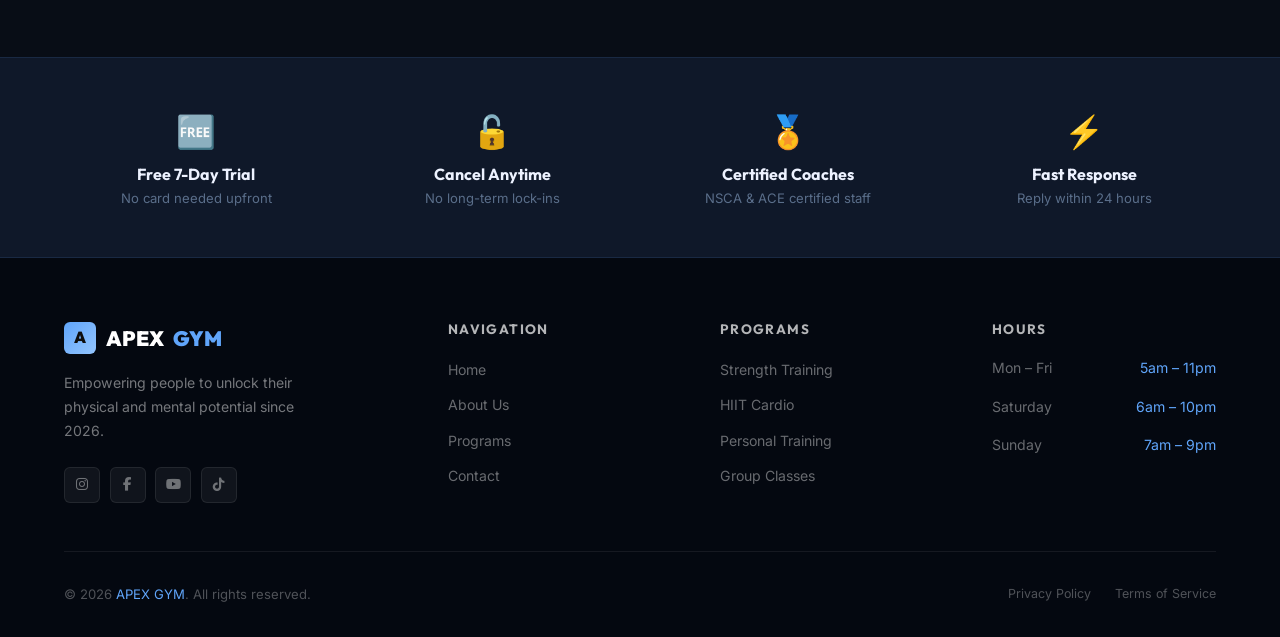
<file: contact.html>
<!DOCTYPE html>
<html lang="en" data-theme="dark">
<head>
  <meta charset="UTF-8" />
  <meta name="viewport" content="width=device-width, initial-scale=1.0" />
  <title>Contact Us — APEX GYM</title>
  <meta name="description" content="Get in touch with APEX GYM to start your free trial, ask about memberships, or book a tour of our facility. We're here to help you start your journey." />
  <link rel="canonical" href="contact.html" />
  <link rel="stylesheet" href="style.css" />
  <link rel="stylesheet" href="https://cdnjs.cloudflare.com/ajax/libs/font-awesome/6.5.0/css/all.min.css" crossorigin="anonymous" />

  <style>
    /* ── Contact-specific styles ── */
    .contact-section {
      background: var(--bg-primary);
      padding: 5rem 0;
    }

    /* Map placeholder */
    .map-container {
      border-radius: var(--radius-md);
      overflow: hidden;
      height: 280px;
      background: var(--bg-card);
      border: 1px solid var(--border-card);
      display: flex;
      align-items: center;
      justify-content: center;
      position: relative;
      margin-top: 1.5rem;
    }

    .map-placeholder {
      text-align: center;
      color: var(--text-muted);
    }

    .map-placeholder .map-icon {
      font-size: 3rem;
      margin-bottom: 0.75rem;
      display: block;
    }

    .map-placeholder p { font-size: 0.88rem; }

    .map-placeholder a {
      color: var(--accent);
      font-weight: 600;
      text-decoration: underline;
    }

    /* Hours table */
    .hours-table {
      width: 100%;
      border-collapse: collapse;
      margin-top: 1.5rem;
    }

    .hours-table tr {
      border-bottom: 1px solid var(--border);
    }

    .hours-table td {
      padding: 0.6rem 0;
      font-size: 0.88rem;
      color: var(--text-secondary);
    }

    .hours-table td:last-child {
      text-align: right;
      font-weight: 600;
      color: var(--accent);
    }

    .hours-table .today td {
      color: var(--text-primary);
      font-weight: 700;
    }

    /* Social links label */
    .social-label {
      font-family: var(--font-heading);
      font-size: 0.78rem;
      font-weight: 700;
      text-transform: uppercase;
      letter-spacing: 0.1em;
      color: var(--text-muted);
      margin-bottom: 0.75rem;
      margin-top: 1.5rem;
      display: block;
    }
  </style>
</head>
<body>

  <!-- ══════════════════════════════════
       NAVIGATION
  ══════════════════════════════════ -->
  <nav class="navbar" role="navigation" aria-label="Main navigation">
    <div class="nav-container">
      <a href="index.html" class="nav-logo" aria-label="APEX GYM Home">
        <div class="nav-logo-icon" aria-hidden="true">A</div>
        APEX<span>GYM</span>
      </a>

      <ul class="nav-links" role="list">
        <li><a href="index.html">Home</a></li>
        <li><a href="about.html">About</a></li>
        <li><a href="services.html">Services</a></li>
        <li><a href="contact.html">Contact</a></li>
      </ul>

      <div class="nav-controls">
        <button class="theme-toggle" data-theme-toggle aria-label="Toggle dark/light mode" id="theme-toggle-btn">
          <span class="theme-toggle-icon icon-sun" aria-hidden="true">☀️</span>
          <span class="theme-toggle-thumb" aria-hidden="true"></span>
          <span class="theme-toggle-icon icon-moon" aria-hidden="true">🌙</span>
        </button>
        <a href="contact.html" class="btn btn-primary nav-cta" id="nav-join-btn">
          Join Now <i class="fa fa-arrow-right" aria-hidden="true"></i>
        </a>
        <button class="nav-hamburger" aria-label="Toggle mobile menu" aria-expanded="false" aria-controls="mobile-menu" id="hamburger-btn">
          <span class="hamburger-line"></span>
          <span class="hamburger-line"></span>
          <span class="hamburger-line"></span>
        </button>
      </div>
    </div>
  </nav>

  <div class="mobile-menu" id="mobile-menu" role="dialog" aria-label="Mobile navigation">
    <ul class="mobile-menu-links" role="list">
      <li><a href="index.html">Home</a></li>
      <li><a href="about.html">About</a></li>
      <li><a href="services.html">Services</a></li>
      <li><a href="contact.html">Contact</a></li>
    </ul>
    <a href="contact.html" class="btn btn-primary" style="width:100%;justify-content:center;" id="mobile-join-btn">
      Join Now <i class="fa fa-arrow-right" aria-hidden="true"></i>
    </a>
  </div>

  <main>

    <!-- ══════════════════════════════════
         PAGE HERO
    ══════════════════════════════════ -->
    <section class="page-hero" aria-labelledby="contact-hero-heading">
      <div class="container" style="position:relative;z-index:1;">
        <span class="section-label fade-in">Get In Touch</span>
        <h1 class="section-title fade-in" id="contact-hero-heading" style="margin-top:0.5rem;font-size:clamp(2.5rem,5vw,4rem);">
          Let's Start Your <span class="text-accent">Journey</span>
        </h1>
        <p class="section-subtitle fade-in" style="margin-inline:auto;text-align:center;">
          Whether you're ready to join, have a question, or just want to come look
          around — we'd love to hear from you.
        </p>
      </div>
    </section>

    <!-- ══════════════════════════════════
         CONTACT SECTION
    ══════════════════════════════════ -->
    <section class="contact-section" aria-labelledby="contact-form-heading">
      <div class="container">
        <div class="contact-grid">

          <!-- LEFT: Contact Info -->
          <div class="slide-left">
            <h2 class="section-title" id="contact-info-heading" style="font-size:1.6rem;margin-bottom:1.5rem;">
              Contact <span class="text-accent">Information</span>
            </h2>

            <div class="contact-info-cards">
              <div class="contact-info-card" id="contact-address">
                <div class="contact-info-icon" aria-hidden="true">📍</div>
                <div>
                  <div class="contact-info-label">Address</div>
                  <div class="contact-info-value">BML Munjal University,<br/>Gurgaon, Haryana</div>
                </div>
              </div>

              <div class="contact-info-card" id="contact-phone">
                <div class="contact-info-icon" aria-hidden="true">📞</div>
                <div>
                  <div class="contact-info-label">Phone</div>
                  <div class="contact-info-value">
                    <a href="tel:+918788141738" style="color:inherit;">+91 8788141738</a>
                  </div>
                </div>
              </div>

              <div class="contact-info-card" id="contact-email">
                <div class="contact-info-icon" aria-hidden="true">✉️</div>
                <div>
                  <div class="contact-info-label">Email</div>
                  <div class="contact-info-value">
                    <a href="mailto:hello@apexgym.com" style="color:inherit;">hello@apexgym.com</a>
                  </div>
                </div>
              </div>
            </div>

            <!-- Gym Hours -->
            <h3 style="font-size:1rem;font-weight:700;margin-top:2rem;margin-bottom:0.5rem;">
              Gym Hours
            </h3>
            <table class="hours-table" aria-label="Gym operating hours">
              <tbody>
                <tr>
                  <td>Monday – Friday</td>
                  <td>5:00am – 11:00pm</td>
                </tr>
                <tr>
                  <td>Saturday</td>
                  <td>6:00am – 10:00pm</td>
                </tr>
                <tr>
                  <td>Sunday</td>
                  <td>7:00am – 9:00pm</td>
                </tr>
                <tr>
                  <td colspan="2" style="font-size:0.8rem;color:var(--text-muted);padding-top:0.75rem;">
                    🔑 Pro &amp; Elite members: <span style="color:var(--accent);">24/7 Keycard Access</span>
                  </td>
                </tr>
              </tbody>
            </table>

            <!-- Social Links -->
            <span class="social-label">Follow Us</span>
            <div class="social-links" role="list" aria-label="Social media">
              <a href="#" class="social-link" role="listitem" aria-label="Instagram" id="contact-instagram">
                <i class="fab fa-instagram" aria-hidden="true"></i>
              </a>
              <a href="#" class="social-link" role="listitem" aria-label="Facebook" id="contact-facebook">
                <i class="fab fa-facebook-f" aria-hidden="true"></i>
              </a>
              <a href="#" class="social-link" role="listitem" aria-label="YouTube" id="contact-youtube">
                <i class="fab fa-youtube" aria-hidden="true"></i>
              </a>
              <a href="#" class="social-link" role="listitem" aria-label="TikTok" id="contact-tiktok">
                <i class="fab fa-tiktok" aria-hidden="true"></i>
              </a>
              <a href="#" class="social-link" role="listitem" aria-label="Twitter/X" id="contact-twitter">
                <i class="fab fa-x-twitter" aria-hidden="true"></i>
              </a>
            </div>

            <!-- Map Placeholder -->
            <div class="map-container" aria-label="Gym location map">
              <div class="map-placeholder">
                <span class="map-icon" aria-hidden="true">🗺️</span>
                <p>BML Munjal University, Gurga</p>
                <p><a href="https://maps.app.goo.gl/ZSB8sNqF7UB3zBbF9?g_st=aw" target="_blank" rel="noopener noreferrer">Open in Google Maps →</a></p>
              </div>
            </div>
          </div>

          <!-- RIGHT: Contact Form -->
          <div class="slide-right">
            <div class="contact-form-card">
              <h2 id="contact-form-heading" style="font-size:1.4rem;margin-bottom:0.5rem;">
                Send Us a <span class="text-accent">Message</span>
              </h2>
              <p style="color:var(--text-secondary);font-size:0.88rem;margin-bottom:2rem;line-height:1.6;">
                Fill in the form below and we'll get back to you within 24 hours.
                Or feel free to call or email us directly.
              </p>

              <!-- Contact Form -->
              <form id="contact-form" novalidate aria-label="Contact form">

                <div class="form-row">
                  <div class="form-group">
                    <label class="form-label" for="contact-firstname">First Name *</label>
                    <input
                      type="text"
                      id="contact-firstname"
                      name="firstname"
                      class="form-input"
                      placeholder="Jordan"
                      required
                      autocomplete="given-name"
                      aria-required="true"
                    />
                    <span class="form-error" role="alert" id="firstname-error"></span>
                  </div>

                  <div class="form-group">
                    <label class="form-label" for="contact-lastname">Last Name *</label>
                    <input
                      type="text"
                      id="contact-lastname"
                      name="lastname"
                      class="form-input"
                      placeholder="Mercer"
                      required
                      autocomplete="family-name"
                      aria-required="true"
                    />
                    <span class="form-error" role="alert" id="lastname-error"></span>
                  </div>
                </div>

                <div class="form-group">
                  <label class="form-label" for="contact-email-input">Email Address *</label>
                  <input
                    type="email"
                    id="contact-email-input"
                    name="email"
                    class="form-input"
                    placeholder="jordan@example.com"
                    required
                    autocomplete="email"
                    aria-required="true"
                  />
                  <span class="form-error" role="alert" id="email-error"></span>
                </div>

                <div class="form-group">
                  <label class="form-label" for="contact-phone-input">Phone Number</label>
                  <input
                    type="tel"
                    id="contact-phone-input"
                    name="phone"
                    class="form-input"
                    placeholder="(555) 000-0000"
                    autocomplete="tel"
                  />
                  <span class="form-error" role="alert" id="phone-error"></span>
                </div>

                <div class="form-group">
                  <label class="form-label" for="contact-interest">I'm Interested In</label>
                  <select
                    id="contact-interest"
                    name="interest"
                    class="form-select"
                    aria-label="Area of interest"
                  >
                    <option value="">Select a program...</option>
                    <option value="trial">7-Day Free Trial</option>
                    <option value="membership">Membership Plans</option>
                    <option value="pt">Personal Training</option>
                    <option value="group">Group Classes</option>
                    <option value="nutrition">Nutrition Coaching</option>
                    <option value="corporate">Corporate Membership</option>
                    <option value="other">Something Else</option>
                  </select>
                </div>

                <div class="form-group">
                  <label class="form-label" for="contact-message">Your Message *</label>
                  <textarea
                    id="contact-message"
                    name="message"
                    class="form-textarea"
                    placeholder="Tell us about your fitness goals or ask us anything..."
                    required
                    aria-required="true"
                    rows="5"
                  ></textarea>
                  <span class="form-error" role="alert" id="message-error"></span>
                </div>

                <button
                  type="submit"
                  class="btn btn-primary"
                  style="width:100%;justify-content:center;font-size:1rem;padding:1rem;"
                  id="contact-submit-btn"
                  aria-label="Send message"
                >
                  Send Message <i class="fa fa-paper-plane" aria-hidden="true"></i>
                </button>

              </form>

              <!-- Success State -->
              <div class="form-success" id="form-success" role="alert" aria-live="polite">
                <div class="form-success-icon" aria-hidden="true">🎉</div>
                <h3>Message Sent!</h3>
                <p>
                  Thanks for reaching out! One of our team members will be in
                  touch within 24 hours. We can't wait to help you start your journey.
                </p>
                <a href="services.html" class="btn btn-outline" style="margin-top:1.5rem;" id="success-explore-btn">
                  Explore Programs <i class="fa fa-arrow-right" aria-hidden="true"></i>
                </a>
              </div>

            </div><!-- /contact-form-card -->
          </div><!-- /slide-right -->

        </div><!-- /contact-grid -->
      </div>
    </section>

    <!-- ══════════════════════════════════
         QUICK BENEFITS BAR
    ══════════════════════════════════ -->
    <section style="background:var(--bg-secondary);padding:3rem 0;border-top:1px solid var(--border);border-bottom:1px solid var(--border);" aria-label="Key benefits">
      <div class="container">
        <div style="display:grid;grid-template-columns:repeat(auto-fit,minmax(200px,1fr));gap:2rem;text-align:center;" class="stagger-children">
          <div class="fade-in" id="benefit-trial">
            <div style="font-size:2rem;margin-bottom:0.5rem;" aria-hidden="true">🆓</div>
            <h3 style="font-size:1rem;font-weight:700;margin-bottom:0.25rem;">Free 7-Day Trial</h3>
            <p style="font-size:0.82rem;color:var(--text-muted);">No card needed upfront</p>
          </div>
          <div class="fade-in" id="benefit-cancel">
            <div style="font-size:2rem;margin-bottom:0.5rem;" aria-hidden="true">🔓</div>
            <h3 style="font-size:1rem;font-weight:700;margin-bottom:0.25rem;">Cancel Anytime</h3>
            <p style="font-size:0.82rem;color:var(--text-muted);">No long-term lock-ins</p>
          </div>
          <div class="fade-in" id="benefit-coaches">
            <div style="font-size:2rem;margin-bottom:0.5rem;" aria-hidden="true">🏅</div>
            <h3 style="font-size:1rem;font-weight:700;margin-bottom:0.25rem;">Certified Coaches</h3>
            <p style="font-size:0.82rem;color:var(--text-muted);">NSCA &amp; ACE certified staff</p>
          </div>
          <div class="fade-in" id="benefit-response">
            <div style="font-size:2rem;margin-bottom:0.5rem;" aria-hidden="true">⚡</div>
            <h3 style="font-size:1rem;font-weight:700;margin-bottom:0.25rem;">Fast Response</h3>
            <p style="font-size:0.82rem;color:var(--text-muted);">Reply within 24 hours</p>
          </div>
        </div>
      </div>
    </section>

  </main>

  <!-- FOOTER -->
  <footer class="footer" role="contentinfo">
    <div class="container">
      <div class="footer-grid">
        <div class="footer-brand">
          <div class="footer-logo">
            <div class="footer-logo-icon" aria-hidden="true">A</div>
            APEX<span>GYM</span>
          </div>
          <p>Empowering people to unlock their physical and mental potential since 2026.</p>
          <div class="footer-social" aria-label="Social media links">
            <a href="#" aria-label="Instagram" id="footer-instagram"><i class="fab fa-instagram"></i></a>
            <a href="#" aria-label="Facebook" id="footer-facebook"><i class="fab fa-facebook-f"></i></a>
            <a href="#" aria-label="YouTube" id="footer-youtube"><i class="fab fa-youtube"></i></a>
            <a href="#" aria-label="TikTok" id="footer-tiktok"><i class="fab fa-tiktok"></i></a>
          </div>
        </div>
        <div>
          <h3 class="footer-col-title">Navigation</h3>
          <ul class="footer-links" role="list">
            <li><a href="index.html">Home</a></li>
            <li><a href="about.html">About Us</a></li>
            <li><a href="services.html">Programs</a></li>
            <li><a href="contact.html">Contact</a></li>
          </ul>
        </div>
        <div>
          <h3 class="footer-col-title">Programs</h3>
          <ul class="footer-links" role="list">
            <li><a href="services.html">Strength Training</a></li>
            <li><a href="services.html">HIIT Cardio</a></li>
            <li><a href="services.html">Personal Training</a></li>
            <li><a href="services.html">Group Classes</a></li>
          </ul>
        </div>
        <div>
          <h3 class="footer-col-title">Hours</h3>
          <ul class="footer-links" role="list" style="color:rgba(255,255,255,0.4);font-size:0.88rem;">
            <li style="display:flex;justify-content:space-between;"><span>Mon – Fri</span><span style="color:var(--accent)">5am – 11pm</span></li>
            <li style="display:flex;justify-content:space-between;margin-top:0.4rem;"><span>Saturday</span><span style="color:var(--accent)">6am – 10pm</span></li>
            <li style="display:flex;justify-content:space-between;margin-top:0.4rem;"><span>Sunday</span><span style="color:var(--accent)">7am – 9pm</span></li>
          </ul>
        </div>
      </div>
      <hr class="footer-divider" />
      <div class="footer-bottom">
        <p class="footer-copy">&copy; 2026 <span>APEX GYM</span>. All rights reserved.</p>
        <div style="display:flex;gap:1.5rem;">
          <a href="#" style="font-size:0.78rem;color:rgba(255,255,255,0.3);">Privacy Policy</a>
          <a href="#" style="font-size:0.78rem;color:rgba(255,255,255,0.3);">Terms of Service</a>
        </div>
      </div>
    </div>
  </footer>

  <script src="script.js"></script>
</body>
</html>
</file>
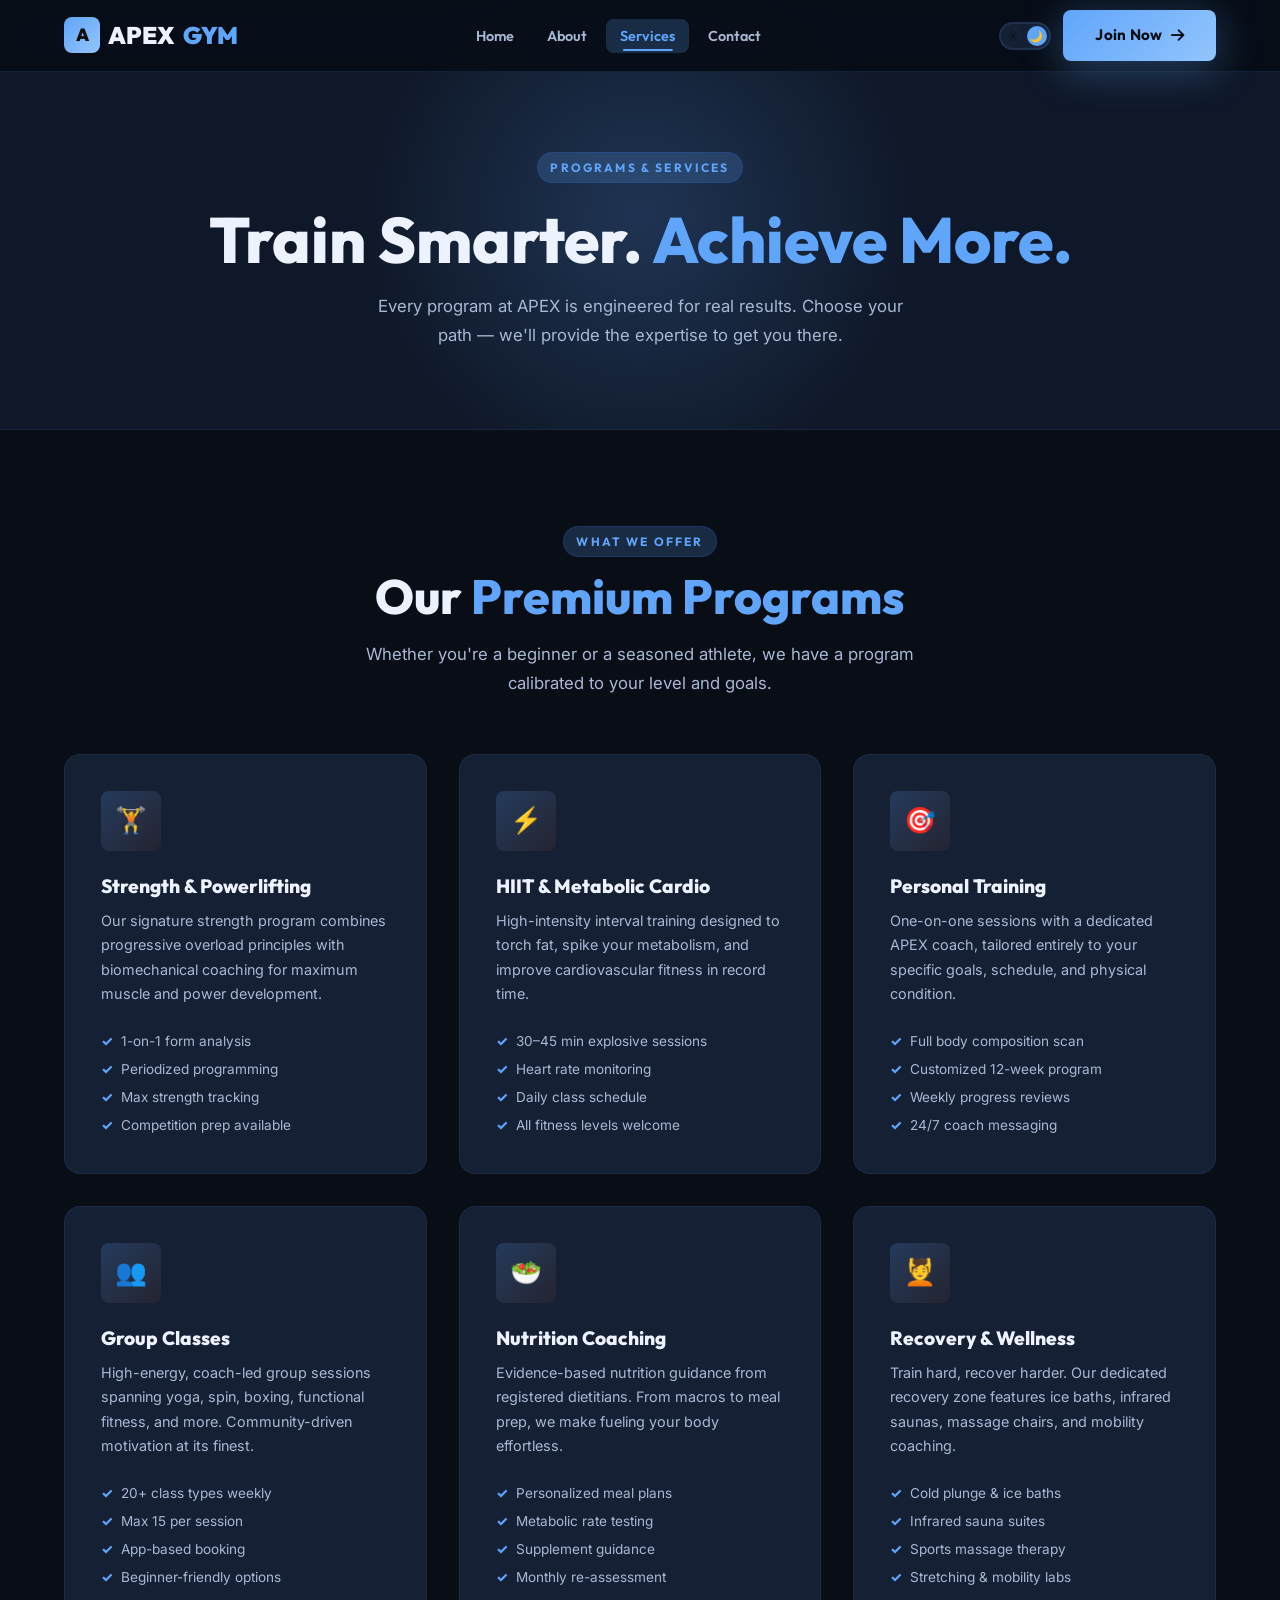
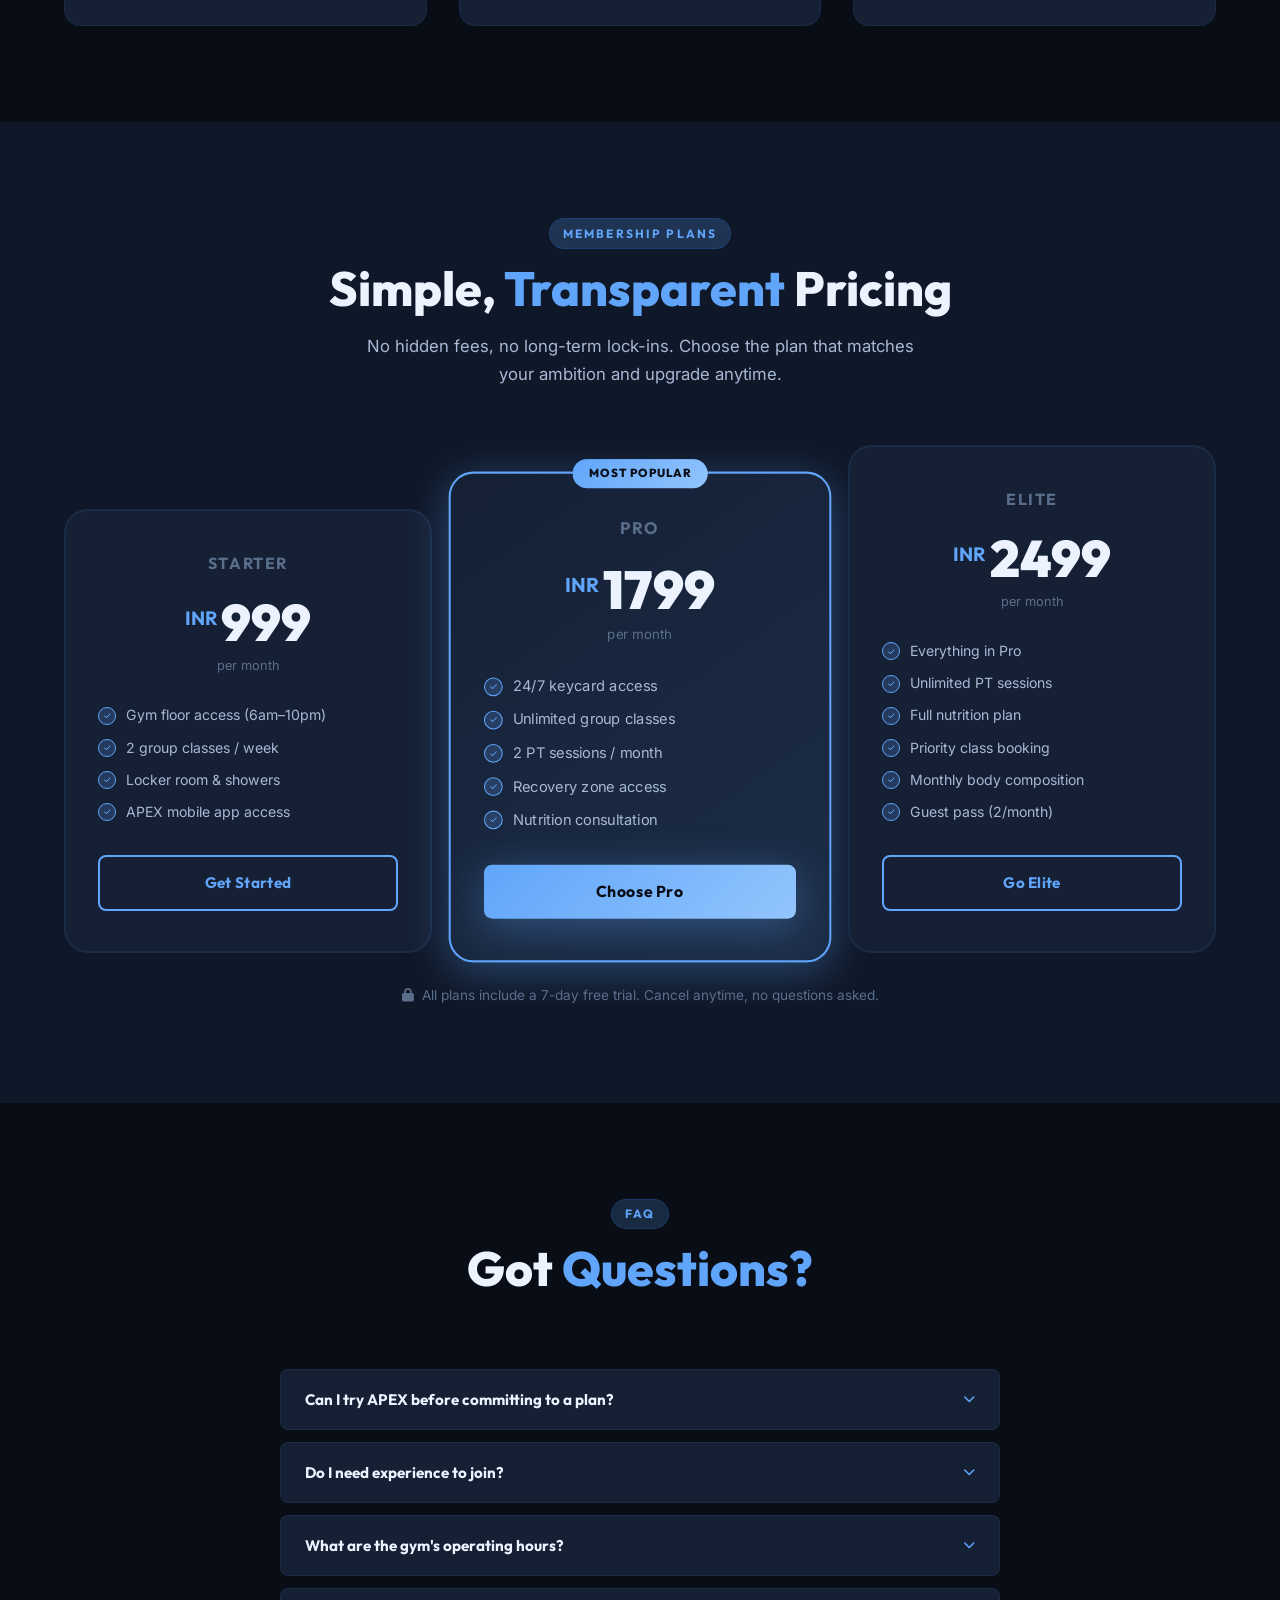
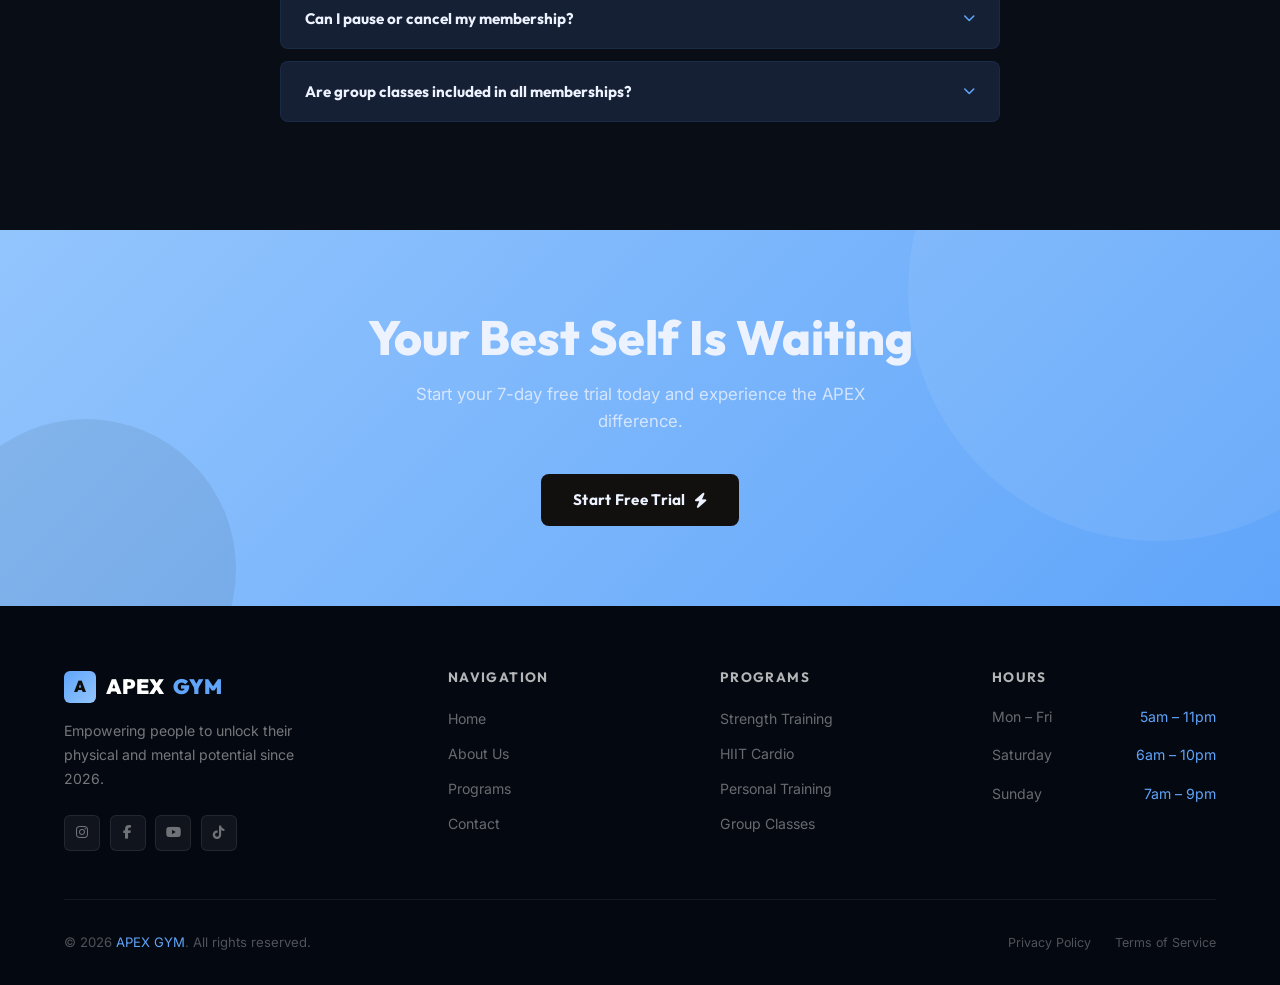
<file: services.html>
<!DOCTYPE html>
<html lang="en" data-theme="dark">
<head>
  <meta charset="UTF-8" />
  <meta name="viewport" content="width=device-width, initial-scale=1.0" />
  <title>Programs &amp; Services — APEX GYM</title>
  <meta name="description" content="Explore APEX GYM's premium fitness programs: strength training, HIIT, personal coaching, yoga, nutrition counseling, and flexible membership plans." />
  <link rel="canonical" href="services.html" />
  <link rel="stylesheet" href="style.css" />
  <link rel="stylesheet" href="https://cdnjs.cloudflare.com/ajax/libs/font-awesome/6.5.0/css/all.min.css" crossorigin="anonymous" />

  <style>
    /* ── Services-specific styles ── */
    .accordion-item {
      background: var(--bg-card);
      border: 1px solid var(--border-card);
      border-radius: var(--radius-sm);
      overflow: hidden;
      margin-bottom: 0.75rem;
      transition: border-color var(--transition-fast);
    }

    .accordion-item.open {
      border-color: rgba(245,158,11,0.3);
    }

    .accordion-trigger {
      width: 100%;
      display: flex;
      align-items: center;
      justify-content: space-between;
      padding: 1.25rem 1.5rem;
      cursor: pointer;
      background: none;
      font-family: var(--font-heading);
      font-weight: 700;
      font-size: 0.95rem;
      color: var(--text-primary);
      transition: color var(--transition-fast);
      text-align: left;
      gap: 1rem;
    }

    .accordion-trigger:hover { color: var(--accent); }

    .accordion-icon {
      font-size: 0.75rem;
      color: var(--accent);
      transition: transform var(--transition-med);
      flex-shrink: 0;
    }

    .accordion-item.open .accordion-icon { transform: rotate(180deg); }

    .accordion-body {
      max-height: 0;
      overflow: hidden;
      transition: max-height 0.4s ease;
    }

    .accordion-body-inner {
      padding: 0 1.5rem 1.25rem;
      font-size: 0.9rem;
      color: var(--text-secondary);
      line-height: 1.7;
    }

    /* Services filter tabs */
    .filter-tabs {
      display: flex;
      gap: 0.5rem;
      flex-wrap: wrap;
      justify-content: center;
      margin-bottom: 3rem;
    }

    .filter-tab {
      padding: 0.55rem 1.25rem;
      border-radius: 20px;
      font-family: var(--font-heading);
      font-size: 0.85rem;
      font-weight: 700;
      border: 2px solid var(--border);
      color: var(--text-secondary);
      background: transparent;
      cursor: pointer;
      transition: all var(--transition-fast);
    }

    .filter-tab:hover,
    .filter-tab.active {
      background: var(--accent);
      border-color: var(--accent);
      color: #0f0e0d;
    }
  </style>
</head>
<body>

  <!-- ══════════════════════════════════
       NAVIGATION
  ══════════════════════════════════ -->
  <nav class="navbar" role="navigation" aria-label="Main navigation">
    <div class="nav-container">
      <a href="index.html" class="nav-logo" aria-label="APEX GYM Home">
        <div class="nav-logo-icon" aria-hidden="true">A</div>
        APEX<span>GYM</span>
      </a>

      <ul class="nav-links" role="list">
        <li><a href="index.html">Home</a></li>
        <li><a href="about.html">About</a></li>
        <li><a href="services.html">Services</a></li>
        <li><a href="contact.html">Contact</a></li>
      </ul>

      <div class="nav-controls">
        <button class="theme-toggle" data-theme-toggle aria-label="Toggle dark/light mode" id="theme-toggle-btn">
          <span class="theme-toggle-icon icon-sun" aria-hidden="true">☀️</span>
          <span class="theme-toggle-thumb" aria-hidden="true"></span>
          <span class="theme-toggle-icon icon-moon" aria-hidden="true">🌙</span>
        </button>
        <a href="contact.html" class="btn btn-primary nav-cta" id="nav-join-btn">
          Join Now <i class="fa fa-arrow-right" aria-hidden="true"></i>
        </a>
        <button class="nav-hamburger" aria-label="Toggle mobile menu" aria-expanded="false" aria-controls="mobile-menu" id="hamburger-btn">
          <span class="hamburger-line"></span>
          <span class="hamburger-line"></span>
          <span class="hamburger-line"></span>
        </button>
      </div>
    </div>
  </nav>

  <div class="mobile-menu" id="mobile-menu" role="dialog" aria-label="Mobile navigation">
    <ul class="mobile-menu-links" role="list">
      <li><a href="index.html">Home</a></li>
      <li><a href="about.html">About</a></li>
      <li><a href="services.html">Services</a></li>
      <li><a href="contact.html">Contact</a></li>
    </ul>
    <a href="contact.html" class="btn btn-primary" style="width:100%;justify-content:center;" id="mobile-join-btn">
      Join Now <i class="fa fa-arrow-right" aria-hidden="true"></i>
    </a>
  </div>

  <main>

    <!-- ══════════════════════════════════
         PAGE HERO
    ══════════════════════════════════ -->
    <section class="page-hero" aria-labelledby="services-hero-heading">
      <div class="container" style="position:relative;z-index:1;">
        <span class="section-label fade-in">Programs &amp; Services</span>
        <h1 class="section-title fade-in" id="services-hero-heading" style="margin-top:0.5rem;font-size:clamp(2.5rem,5vw,4rem);">
          Train Smarter. <span class="text-accent">Achieve More.</span>
        </h1>
        <p class="section-subtitle fade-in" style="margin-inline:auto;text-align:center;">
          Every program at APEX is engineered for real results. Choose your
          path — we'll provide the expertise to get you there.
        </p>
      </div>
    </section>

    <!-- ══════════════════════════════════
         PROGRAMS GRID
    ══════════════════════════════════ -->
    <section class="section" aria-labelledby="programs-heading">
      <div class="container">
        <div class="section-header fade-in">
          <span class="section-label">What We Offer</span>
          <h2 class="section-title" id="programs-heading">
            Our <span class="text-accent">Premium Programs</span>
          </h2>
          <p class="section-subtitle">
            Whether you're a beginner or a seasoned athlete, we have a program
            calibrated to your level and goals.
          </p>
        </div>

        <div class="services-grid stagger-children">
          <!-- Strength Training -->
          <article class="service-card slide-up" id="service-strength">
            <div class="service-icon-wrap" aria-hidden="true">🏋️</div>
            <h3>Strength &amp; Powerlifting</h3>
            <p>Our signature strength program combines progressive overload principles with biomechanical coaching for maximum muscle and power development.</p>
            <div class="service-features" role="list">
              <div class="service-feature-item" role="listitem">1-on-1 form analysis</div>
              <div class="service-feature-item" role="listitem">Periodized programming</div>
              <div class="service-feature-item" role="listitem">Max strength tracking</div>
              <div class="service-feature-item" role="listitem">Competition prep available</div>
            </div>
          </article>

          <!-- HIIT -->
          <article class="service-card slide-up" id="service-hiit">
            <div class="service-icon-wrap" aria-hidden="true">⚡</div>
            <h3>HIIT &amp; Metabolic Cardio</h3>
            <p>High-intensity interval training designed to torch fat, spike your metabolism, and improve cardiovascular fitness in record time.</p>
            <div class="service-features" role="list">
              <div class="service-feature-item" role="listitem">30–45 min explosive sessions</div>
              <div class="service-feature-item" role="listitem">Heart rate monitoring</div>
              <div class="service-feature-item" role="listitem">Daily class schedule</div>
              <div class="service-feature-item" role="listitem">All fitness levels welcome</div>
            </div>
          </article>

          <!-- Personal Training -->
          <article class="service-card slide-up" id="service-pt">
            <div class="service-icon-wrap" aria-hidden="true">🎯</div>
            <h3>Personal Training</h3>
            <p>One-on-one sessions with a dedicated APEX coach, tailored entirely to your specific goals, schedule, and physical condition.</p>
            <div class="service-features" role="list">
              <div class="service-feature-item" role="listitem">Full body composition scan</div>
              <div class="service-feature-item" role="listitem">Customized 12-week program</div>
              <div class="service-feature-item" role="listitem">Weekly progress reviews</div>
              <div class="service-feature-item" role="listitem">24/7 coach messaging</div>
            </div>
          </article>

          <!-- Group Classes -->
          <article class="service-card slide-up" id="service-group">
            <div class="service-icon-wrap" aria-hidden="true">👥</div>
            <h3>Group Classes</h3>
            <p>High-energy, coach-led group sessions spanning yoga, spin, boxing, functional fitness, and more. Community-driven motivation at its finest.</p>
            <div class="service-features" role="list">
              <div class="service-feature-item" role="listitem">20+ class types weekly</div>
              <div class="service-feature-item" role="listitem">Max 15 per session</div>
              <div class="service-feature-item" role="listitem">App-based booking</div>
              <div class="service-feature-item" role="listitem">Beginner-friendly options</div>
            </div>
          </article>

          <!-- Nutrition -->
          <article class="service-card slide-up" id="service-nutrition">
            <div class="service-icon-wrap" aria-hidden="true">🥗</div>
            <h3>Nutrition Coaching</h3>
            <p>Evidence-based nutrition guidance from registered dietitians. From macros to meal prep, we make fueling your body effortless.</p>
            <div class="service-features" role="list">
              <div class="service-feature-item" role="listitem">Personalized meal plans</div>
              <div class="service-feature-item" role="listitem">Metabolic rate testing</div>
              <div class="service-feature-item" role="listitem">Supplement guidance</div>
              <div class="service-feature-item" role="listitem">Monthly re-assessment</div>
            </div>
          </article>

          <!-- Recovery -->
          <article class="service-card slide-up" id="service-recovery">
            <div class="service-icon-wrap" aria-hidden="true">💆</div>
            <h3>Recovery &amp; Wellness</h3>
            <p>Train hard, recover harder. Our dedicated recovery zone features ice baths, infrared saunas, massage chairs, and mobility coaching.</p>
            <div class="service-features" role="list">
              <div class="service-feature-item" role="listitem">Cold plunge &amp; ice baths</div>
              <div class="service-feature-item" role="listitem">Infrared sauna suites</div>
              <div class="service-feature-item" role="listitem">Sports massage therapy</div>
              <div class="service-feature-item" role="listitem">Stretching &amp; mobility labs</div>
            </div>
          </article>
        </div>
      </div>
    </section>

    <!-- ══════════════════════════════════
         PRICING
    ══════════════════════════════════ -->
    <section class="section" style="background: var(--bg-secondary);" aria-labelledby="pricing-heading">
      <div class="container">
        <div class="section-header fade-in">
          <span class="section-label">Membership Plans</span>
          <h2 class="section-title" id="pricing-heading">
            Simple, <span class="text-accent">Transparent</span> Pricing
          </h2>
          <p class="section-subtitle">
            No hidden fees, no long-term lock-ins. Choose the plan that matches
            your ambition and upgrade anytime.
          </p>
        </div>

        <div class="pricing-grid stagger-children">
          <!-- Starter -->
          <div class="pricing-card slide-up" id="pricing-starter">
            <div class="pricing-name">Starter</div>
            <div class="pricing-price">
              <span class="pricing-currency">INR</span>
              <span class="pricing-amount">999</span>
            </div>
            <div class="pricing-period">per month</div>
            <ul class="pricing-features" role="list">
              <li class="pricing-feature" role="listitem">
                <span class="pricing-feature-check" aria-hidden="true">✓</span>
                Gym floor access (6am–10pm)
              </li>
              <li class="pricing-feature" role="listitem">
                <span class="pricing-feature-check" aria-hidden="true">✓</span>
                2 group classes / week
              </li>
              <li class="pricing-feature" role="listitem">
                <span class="pricing-feature-check" aria-hidden="true">✓</span>
                Locker room &amp; showers
              </li>
              <li class="pricing-feature" role="listitem">
                <span class="pricing-feature-check" aria-hidden="true">✓</span>
                APEX mobile app access
              </li>
            </ul>
            <a href="contact.html" class="btn btn-outline" style="width:100%;justify-content:center;" id="pricing-starter-btn">
              Get Started
            </a>
          </div>

          <!-- Pro (Featured) -->
          <div class="pricing-card featured slide-up" id="pricing-pro">
            <div class="pricing-badge">Most Popular</div>
            <div class="pricing-name">Pro</div>
            <div class="pricing-price">
              <span class="pricing-currency">INR</span>
              <span class="pricing-amount">1799</span>
            </div>
            <div class="pricing-period">per month</div>
            <ul class="pricing-features" role="list">
              <li class="pricing-feature" role="listitem">
                <span class="pricing-feature-check" aria-hidden="true">✓</span>
                24/7 keycard access
              </li>
              <li class="pricing-feature" role="listitem">
                <span class="pricing-feature-check" aria-hidden="true">✓</span>
                Unlimited group classes
              </li>
              <li class="pricing-feature" role="listitem">
                <span class="pricing-feature-check" aria-hidden="true">✓</span>
                2 PT sessions / month
              </li>
              <li class="pricing-feature" role="listitem">
                <span class="pricing-feature-check" aria-hidden="true">✓</span>
                Recovery zone access
              </li>
              <li class="pricing-feature" role="listitem">
                <span class="pricing-feature-check" aria-hidden="true">✓</span>
                Nutrition consultation
              </li>
            </ul>
            <a href="contact.html" class="btn btn-primary" style="width:100%;justify-content:center;" id="pricing-pro-btn">
              Choose Pro
            </a>
          </div>

          <!-- Elite -->
          <div class="pricing-card slide-up" id="pricing-elite">
            <div class="pricing-name">Elite</div>
            <div class="pricing-price">
              <span class="pricing-currency">INR</span>
              <span class="pricing-amount">2499</span>
            </div>
            <div class="pricing-period">per month</div>
            <ul class="pricing-features" role="list">
              <li class="pricing-feature" role="listitem">
                <span class="pricing-feature-check" aria-hidden="true">✓</span>
                Everything in Pro
              </li>
              <li class="pricing-feature" role="listitem">
                <span class="pricing-feature-check" aria-hidden="true">✓</span>
                Unlimited PT sessions
              </li>
              <li class="pricing-feature" role="listitem">
                <span class="pricing-feature-check" aria-hidden="true">✓</span>
                Full nutrition plan
              </li>
              <li class="pricing-feature" role="listitem">
                <span class="pricing-feature-check" aria-hidden="true">✓</span>
                Priority class booking
              </li>
              <li class="pricing-feature" role="listitem">
                <span class="pricing-feature-check" aria-hidden="true">✓</span>
                Monthly body composition
              </li>
              <li class="pricing-feature" role="listitem">
                <span class="pricing-feature-check" aria-hidden="true">✓</span>
                Guest pass (2/month)
              </li>
            </ul>
            <a href="contact.html" class="btn btn-outline" style="width:100%;justify-content:center;" id="pricing-elite-btn">
              Go Elite
            </a>
          </div>
        </div>

        <p class="fade-in" style="text-align:center;margin-top:2rem;font-size:0.85rem;color:var(--text-muted);">
          <i class="fa fa-lock" aria-hidden="true"></i>&nbsp;
          All plans include a 7-day free trial. Cancel anytime, no questions asked.
        </p>
      </div>
    </section>

    <!-- ══════════════════════════════════
         FAQ ACCORDION
    ══════════════════════════════════ -->
    <section class="section" aria-labelledby="faq-heading">
      <div class="container">
        <div class="section-header fade-in">
          <span class="section-label">FAQ</span>
          <h2 class="section-title" id="faq-heading">
            Got <span class="text-accent">Questions?</span>
          </h2>
        </div>

        <div style="max-width:720px;margin-inline:auto;" class="fade-in">
          <div class="accordion-item" id="faq-1">
            <button class="accordion-trigger" aria-expanded="false" aria-controls="faq-1-body">
              Can I try APEX before committing to a plan?
              <i class="fa fa-chevron-down accordion-icon" aria-hidden="true"></i>
            </button>
            <div class="accordion-body" id="faq-1-body" role="region">
              <div class="accordion-body-inner">
                Absolutely! Every new member gets a complimentary 7-day free trial with full access to all facilities and a welcome session with one of our coaches. No credit card required upfront.
              </div>
            </div>
          </div>

          <div class="accordion-item" id="faq-2">
            <button class="accordion-trigger" aria-expanded="false" aria-controls="faq-2-body">
              Do I need experience to join?
              <i class="fa fa-chevron-down accordion-icon" aria-hidden="true"></i>
            </button>
            <div class="accordion-body" id="faq-2-body" role="region">
              <div class="accordion-body-inner">
                Not at all. APEX welcomes members of every fitness level, from first-timers to competitive athletes. Your onboarding session will assess your current level and build a plan from there.
              </div>
            </div>
          </div>

          <div class="accordion-item" id="faq-3">
            <button class="accordion-trigger" aria-expanded="false" aria-controls="faq-3-body">
              What are the gym's operating hours?
              <i class="fa fa-chevron-down accordion-icon" aria-hidden="true"></i>
            </button>
            <div class="accordion-body" id="faq-3-body" role="region">
              <div class="accordion-body-inner">
                Staffed hours are Monday–Friday 5am–11pm, Saturday 6am–10pm, and Sunday 7am–9pm. Pro and Elite members enjoy 24/7 keycard access so you can train whenever it suits you best.
              </div>
            </div>
          </div>

          <div class="accordion-item" id="faq-4">
            <button class="accordion-trigger" aria-expanded="false" aria-controls="faq-4-body">
              Can I pause or cancel my membership?
              <i class="fa fa-chevron-down accordion-icon" aria-hidden="true"></i>
            </button>
            <div class="accordion-body" id="faq-4-body" role="region">
              <div class="accordion-body-inner">
                Yes. Memberships can be paused for up to 60 days per year (e.g., travel or medical reasons) and cancelled at any time with 30 days notice. We believe in earning your loyalty, not locking you in.
              </div>
            </div>
          </div>

          <div class="accordion-item" id="faq-5">
            <button class="accordion-trigger" aria-expanded="false" aria-controls="faq-5-body">
              Are group classes included in all memberships?
              <i class="fa fa-chevron-down accordion-icon" aria-hidden="true"></i>
            </button>
            <div class="accordion-body" id="faq-5-body" role="region">
              <div class="accordion-body-inner">
                The Starter plan includes 2 group classes per week. Pro and Elite plans include unlimited group class access with priority booking through the APEX mobile app.
              </div>
            </div>
          </div>
        </div>
      </div>
    </section>

    <!-- CTA -->
    <section class="cta-section" aria-labelledby="services-cta-heading">
      <div class="container">
        <div class="cta-inner fade-in">
          <h2 id="services-cta-heading">Your Best Self Is Waiting</h2>
          <p>Start your 7-day free trial today and experience the APEX difference.</p>
          <a href="contact.html" class="btn btn-dark" id="services-cta-btn">
            Start Free Trial <i class="fa fa-bolt" aria-hidden="true"></i>
          </a>
        </div>
      </div>
    </section>

  </main>

  <!-- FOOTER -->
  <footer class="footer" role="contentinfo">
    <div class="container">
      <div class="footer-grid">
        <div class="footer-brand">
          <div class="footer-logo">
            <div class="footer-logo-icon" aria-hidden="true">A</div>
            APEX<span>GYM</span>
          </div>
          <p>Empowering people to unlock their physical and mental potential since 2026.</p>
          <div class="footer-social" aria-label="Social media links">
            <a href="#" aria-label="Instagram" id="footer-instagram"><i class="fab fa-instagram"></i></a>
            <a href="#" aria-label="Facebook" id="footer-facebook"><i class="fab fa-facebook-f"></i></a>
            <a href="#" aria-label="YouTube" id="footer-youtube"><i class="fab fa-youtube"></i></a>
            <a href="#" aria-label="TikTok" id="footer-tiktok"><i class="fab fa-tiktok"></i></a>
          </div>
        </div>
        <div>
          <h3 class="footer-col-title">Navigation</h3>
          <ul class="footer-links" role="list">
            <li><a href="index.html">Home</a></li>
            <li><a href="about.html">About Us</a></li>
            <li><a href="services.html">Programs</a></li>
            <li><a href="contact.html">Contact</a></li>
          </ul>
        </div>
        <div>
          <h3 class="footer-col-title">Programs</h3>
          <ul class="footer-links" role="list">
            <li><a href="services.html">Strength Training</a></li>
            <li><a href="services.html">HIIT Cardio</a></li>
            <li><a href="services.html">Personal Training</a></li>
            <li><a href="services.html">Group Classes</a></li>
          </ul>
        </div>
        <div>
          <h3 class="footer-col-title">Hours</h3>
          <ul class="footer-links" role="list" style="color:rgba(255,255,255,0.4);font-size:0.88rem;">
            <li style="display:flex;justify-content:space-between;"><span>Mon – Fri</span><span style="color:var(--accent)">5am – 11pm</span></li>
            <li style="display:flex;justify-content:space-between;margin-top:0.4rem;"><span>Saturday</span><span style="color:var(--accent)">6am – 10pm</span></li>
            <li style="display:flex;justify-content:space-between;margin-top:0.4rem;"><span>Sunday</span><span style="color:var(--accent)">7am – 9pm</span></li>
          </ul>
        </div>
      </div>
      <hr class="footer-divider" />
      <div class="footer-bottom">
        <p class="footer-copy">&copy; 2026 <span>APEX GYM</span>. All rights reserved.</p>
        <div style="display:flex;gap:1.5rem;">
          <a href="#" style="font-size:0.78rem;color:rgba(255,255,255,0.3);">Privacy Policy</a>
          <a href="#" style="font-size:0.78rem;color:rgba(255,255,255,0.3);">Terms of Service</a>
        </div>
      </div>
    </div>
  </footer>

  <script src="script.js"></script>
</body>
</html>
</file>
<file: style.css>
/* ============================================================
   APEX GYM — Main Stylesheet
   Features: CSS Variables theming, animations, responsive design
   ============================================================ */

/* ── Google Fonts Import ── */
@import url('https://fonts.googleapis.com/css2?family=Outfit:wght@300;400;500;600;700;800;900&family=Inter:wght@300;400;500;600&display=swap');

/* ============================================================
   CSS CUSTOM PROPERTIES — DAY (LIGHT) THEME
   Base colours: Steel Blue #2563EB · Warm Brown #7C4A1E
   ============================================================ */
:root {
  /* Core Palette */
  --blue:            #2563EB;         /* Primary steel blue */
  --brown:           #7C4A1E;         /* Warm brown */
  --accent:          #2563EB;         /* Blue — primary action */
  --accent-dark:     #1D4ED8;         /* Deeper blue */
  --accent-glow:     rgba(37, 99, 235, 0.16);
  --accent2:         #92400E;         /* Amber-brown — secondary energy */

  /* Background layers */
  --bg-primary:      #F5F0EB;         /* Warm linen */
  --bg-secondary:    #EDE8E2;         /* Slightly darker linen */
  --bg-card:         #FDFAF6;         /* Off-white card */
  --bg-card-hover:   #EBF2FF;         /* Blue-tinted hover */
  --bg-nav:          rgba(245, 240, 235, 0.92);
  --bg-footer:       #12100E;         /* Deep espresso brown */
  --bg-overlay:      rgba(245, 240, 235, 0.80);

  /* Text */
  --text-primary:    #1C1208;         /* Deep espresso */
  --text-secondary:  #4A3728;         /* Warm mid-brown */
  --text-muted:      #8A7060;         /* Light brown-grey */
  --text-on-accent:  #ffffff;
  --text-footer:     #C8B8A8;

  /* Borders & Dividers */
  --border:          rgba(124, 74, 30, 0.15);
  --border-card:     rgba(37, 99, 235, 0.10);

  /* Shadows */
  --shadow-sm:       0 2px 8px rgba(37, 99, 235, 0.07);
  --shadow-md:       0 8px 32px rgba(37, 99, 235, 0.10);
  --shadow-lg:       0 20px 60px rgba(37, 99, 235, 0.13);
  --shadow-accent:   0 8px 32px rgba(37, 99, 235, 0.30);

  /* Nav height */
  --nav-height:      72px;

  /* Transitions */
  --transition-fast: 0.18s ease;
  --transition-med:  0.35s cubic-bezier(0.4, 0, 0.2, 1);
  --transition-slow: 0.6s cubic-bezier(0.4, 0, 0.2, 1);

  /* Radius */
  --radius-sm:       8px;
  --radius-md:       16px;
  --radius-lg:       24px;
  --radius-xl:       36px;

  /* Typography */
  --font-heading:    'Outfit', sans-serif;
  --font-body:       'Inter', sans-serif;
}

/* ============================================================
   CSS CUSTOM PROPERTIES — NIGHT (DARK) THEME
   Dark mode: deep navy backgrounds, bright blue & tan accents
   ============================================================ */
[data-theme="dark"] {
  --blue:            #60A5FA;         /* Bright blue for dark bg */
  --brown:           #D4905A;         /* Warm tan */
  --accent:          #60A5FA;         /* Bright sky-blue */
  --accent-dark:     #93C5FD;
  --accent-glow:     rgba(96, 165, 250, 0.20);
  --accent2:         #D97706;         /* Warm amber */

  --bg-primary:      #080D16;         /* Deep navy-black */
  --bg-secondary:    #0F1829;         /* Rich dark navy */
  --bg-card:         #152035;         /* Navy card */
  --bg-card-hover:   #1C2D47;
  --bg-nav:          rgba(8, 13, 22, 0.93);
  --bg-footer:       #040810;
  --bg-overlay:      rgba(8, 13, 22, 0.82);

  --text-primary:    #EDF2FF;         /* Cool near-white */
  --text-secondary:  #A8B8D4;         /* Muted blue-grey */
  --text-muted:      #5A6E8A;
  --text-on-accent:  #080D16;
  --text-footer:     #6A7E9A;

  --border:          rgba(96, 165, 250, 0.12);
  --border-card:     rgba(96, 165, 250, 0.08);

  --shadow-sm:       0 2px 8px rgba(0,0,0,0.5);
  --shadow-md:       0 8px 32px rgba(0,0,0,0.6);
  --shadow-lg:       0 20px 60px rgba(0,0,0,0.7);
  --shadow-accent:   0 8px 40px rgba(96, 165, 250, 0.35);
}

/* ============================================================
   RESET & BASE
   ============================================================ */
*, *::before, *::after {
  box-sizing: border-box;
  margin: 0;
  padding: 0;
}

html {
  scroll-behavior: smooth;
  font-size: 16px;
}

body {
  font-family: var(--font-body);
  background-color: var(--bg-primary);
  color: var(--text-primary);
  line-height: 1.6;
  transition: background-color var(--transition-med), color var(--transition-med);
  overflow-x: hidden;
  min-height: 100vh;
}

/* Page fade-in transition */
body.page-loaded {
  animation: pageFadeIn 0.5s ease forwards;
}

@keyframes pageFadeIn {
  from { opacity: 0; transform: translateY(12px); }
  to   { opacity: 1; transform: translateY(0); }
}

/* page-transition overlay */
.page-transition {
  position: fixed;
  inset: 0;
  background: var(--bg-primary);
  z-index: 9999;
  pointer-events: none;
  opacity: 0;
  transition: opacity 0.3s ease;
}
.page-transition.active { opacity: 1; }

img { display: block; max-width: 100%; }
a  { text-decoration: none; color: inherit; }
ul { list-style: none; }
button { cursor: pointer; border: none; background: none; font-family: inherit; }

/* ============================================================
   TYPOGRAPHY
   ============================================================ */
h1, h2, h3, h4, h5 {
  font-family: var(--font-heading);
  font-weight: 800;
  line-height: 1.15;
  color: var(--text-primary);
}

.section-label {
  display: inline-block;
  font-family: var(--font-heading);
  font-size: 0.75rem;
  font-weight: 700;
  letter-spacing: 0.18em;
  text-transform: uppercase;
  color: var(--accent);
  margin-bottom: 0.75rem;
  padding: 0.3rem 0.8rem;
  background: var(--accent-glow);
  border-radius: 20px;
  border: 1px solid rgba(37, 99, 235, 0.22);
}

.section-title {
  font-size: clamp(2rem, 4vw, 3rem);
  color: var(--text-primary);
  margin-bottom: 1rem;
}

.section-subtitle {
  font-size: 1.05rem;
  color: var(--text-secondary);
  max-width: 560px;
  line-height: 1.7;
}

/* ============================================================
   LAYOUT UTILITIES
   ============================================================ */
.container {
  max-width: 1200px;
  margin-inline: auto;
  padding-inline: 1.5rem;
}

.section {
  padding: 6rem 0;
}

.section-header {
  margin-bottom: 3.5rem;
  text-align: center;
  display: flex;
  flex-direction: column;
  align-items: center;
}

.section-header .section-subtitle {
  text-align: center;
}

/* ============================================================
   SCROLL ANIMATIONS — fade-in / slide-up
   ============================================================ */
.fade-in {
  opacity: 0;
  transform: translateY(30px);
  transition: opacity 0.7s ease, transform 0.7s ease;
}

.slide-up {
  opacity: 0;
  transform: translateY(50px);
  transition: opacity 0.65s ease, transform 0.65s ease;
}

.slide-left {
  opacity: 0;
  transform: translateX(-40px);
  transition: opacity 0.7s ease, transform 0.7s ease;
}

.slide-right {
  opacity: 0;
  transform: translateX(40px);
  transition: opacity 0.7s ease, transform 0.7s ease;
}

.fade-in.visible,
.slide-up.visible,
.slide-left.visible,
.slide-right.visible {
  opacity: 1;
  transform: translate(0);
}

/* Staggered children delay */
.stagger-children > *:nth-child(1) { transition-delay: 0.05s; }
.stagger-children > *:nth-child(2) { transition-delay: 0.15s; }
.stagger-children > *:nth-child(3) { transition-delay: 0.25s; }
.stagger-children > *:nth-child(4) { transition-delay: 0.35s; }
.stagger-children > *:nth-child(5) { transition-delay: 0.45s; }
.stagger-children > *:nth-child(6) { transition-delay: 0.55s; }

/* ============================================================
   BUTTONS
   ============================================================ */
.btn {
  display: inline-flex;
  align-items: center;
  gap: 0.5rem;
  padding: 0.85rem 2rem;
  border-radius: var(--radius-sm);
  font-family: var(--font-heading);
  font-weight: 700;
  font-size: 0.95rem;
  letter-spacing: 0.02em;
  transition: all var(--transition-med);
  position: relative;
  overflow: hidden;
}

.btn::before {
  content: '';
  position: absolute;
  inset: 0;
  background: rgba(255,255,255,0.12);
  opacity: 0;
  transition: opacity var(--transition-fast);
}
.btn:hover::before { opacity: 1; }

.btn-primary {
  background: linear-gradient(135deg, var(--accent), var(--accent-dark));
  color: var(--text-on-accent);
  box-shadow: var(--shadow-accent);
}
.btn-primary:hover {
  transform: translateY(-2px) scale(1.02);
  box-shadow: 0 12px 40px rgba(37, 99, 235, 0.45);
}
.btn-primary:active { transform: translateY(0) scale(0.99); }

.btn-secondary {
  background: transparent;
  color: var(--text-primary);
  border: 2px solid var(--border);
}
.btn-secondary:hover {
  border-color: var(--accent);
  color: var(--accent);
  transform: translateY(-2px);
}

.btn-outline {
  background: transparent;
  color: var(--accent);
  border: 2px solid var(--accent);
}
.btn-outline:hover {
  background: var(--accent);
  color: var(--text-on-accent);
  transform: translateY(-2px);
  box-shadow: var(--shadow-accent);
}

/* ============================================================
   NAVIGATION
   ============================================================ */
.navbar {
  position: fixed;
  top: 0;
  left: 0;
  right: 0;
  height: var(--nav-height);
  z-index: 1000;
  background: var(--bg-nav);
  backdrop-filter: blur(16px) saturate(180%);
  -webkit-backdrop-filter: blur(16px) saturate(180%);
  border-bottom: 1px solid var(--border);
  transition: background var(--transition-med), box-shadow var(--transition-med);
}

.navbar.scrolled {
  box-shadow: var(--shadow-md);
}

.nav-container {
  display: flex;
  align-items: center;
  justify-content: space-between;
  height: 100%;
  max-width: 1200px;
  margin-inline: auto;
  padding-inline: 1.5rem;
}

/* Logo */
.nav-logo {
  display: flex;
  align-items: center;
  gap: 0.5rem;
  font-family: var(--font-heading);
  font-weight: 900;
  font-size: 1.5rem;
  color: var(--text-primary);
  transition: color var(--transition-fast);
  text-decoration: none;
}

.nav-logo span {
  color: var(--accent);
}

.nav-logo-icon {
  width: 36px;
  height: 36px;
  background: linear-gradient(135deg, var(--accent), var(--accent-dark));
  border-radius: 8px;
  display: flex;
  align-items: center;
  justify-content: center;
  color: #0f0e0d;
  font-size: 1.1rem;
  font-weight: 900;
  flex-shrink: 0;
}

/* Nav Links */
.nav-links {
  display: flex;
  align-items: center;
  gap: 0.25rem;
}

.nav-links a {
  font-family: var(--font-heading);
  font-size: 0.9rem;
  font-weight: 600;
  color: var(--text-secondary);
  padding: 0.5rem 0.9rem;
  border-radius: var(--radius-sm);
  transition: color var(--transition-fast), background var(--transition-fast);
  position: relative;
}

.nav-links a::after {
  content: '';
  position: absolute;
  bottom: 2px;
  left: 50%;
  transform: translateX(-50%) scaleX(0);
  width: 60%;
  height: 2px;
  background: var(--accent);
  border-radius: 2px;
  transition: transform var(--transition-med);
}

.nav-links a:hover,
.nav-links a.active {
  color: var(--accent);
  background: var(--accent-glow);
}

.nav-links a:hover::after,
.nav-links a.active::after {
  transform: translateX(-50%) scaleX(1);
}

/* Nav Controls (theme toggle + CTA) */
.nav-controls {
  display: flex;
  align-items: center;
  gap: 0.75rem;
}

/* Theme Toggle Button */
.theme-toggle {
  width: 52px;
  height: 28px;
  background: var(--bg-card);
  border: 2px solid var(--border);
  border-radius: 14px;
  position: relative;
  transition: background var(--transition-med), border-color var(--transition-med);
  cursor: pointer;
  flex-shrink: 0;
}

.theme-toggle:hover {
  border-color: var(--accent);
}

.theme-toggle-thumb {
  position: absolute;
  top: 2px;
  left: 2px;
  width: 20px;
  height: 20px;
  border-radius: 50%;
  background: var(--accent);
  transition: transform var(--transition-med);
  display: flex;
  align-items: center;
  justify-content: center;
  font-size: 0.65rem;
}

[data-theme="dark"] .theme-toggle-thumb {
  transform: translateX(24px);
}

.theme-toggle-icon {
  position: absolute;
  top: 50%;
  transform: translateY(-50%);
  font-size: 0.7rem;
  transition: opacity var(--transition-fast);
  pointer-events: none;
}

.icon-sun { left: 6px; opacity: 1; }
.icon-moon { right: 6px; opacity: 1; }

[data-theme="dark"] .icon-sun { opacity: 0.4; }
[data-theme="dark"] .icon-moon { opacity: 1; }

/* Hamburger */
.nav-hamburger {
  display: none;
  flex-direction: column;
  justify-content: center;
  align-items: center;
  gap: 5px;
  width: 40px;
  height: 40px;
  border-radius: var(--radius-sm);
  transition: background var(--transition-fast);
  cursor: pointer;
}
.nav-hamburger:hover { background: var(--accent-glow); }

.hamburger-line {
  width: 22px;
  height: 2px;
  background: var(--text-primary);
  border-radius: 2px;
  transition: transform var(--transition-med), opacity var(--transition-med);
  transform-origin: center;
}

.nav-hamburger.open .hamburger-line:nth-child(1) {
  transform: translateY(7px) rotate(45deg);
}
.nav-hamburger.open .hamburger-line:nth-child(2) {
  opacity: 0;
  transform: scaleX(0);
}
.nav-hamburger.open .hamburger-line:nth-child(3) {
  transform: translateY(-7px) rotate(-45deg);
}

/* Mobile menu */
.mobile-menu {
  position: fixed;
  top: var(--nav-height);
  left: 0;
  right: 0;
  background: var(--bg-nav);
  backdrop-filter: blur(20px);
  -webkit-backdrop-filter: blur(20px);
  border-bottom: 1px solid var(--border);
  padding: 1rem 1.5rem 1.5rem;
  transform: translateY(-10px);
  opacity: 0;
  pointer-events: none;
  transition: opacity var(--transition-med), transform var(--transition-med);
  z-index: 999;
}

.mobile-menu.open {
  transform: translateY(0);
  opacity: 1;
  pointer-events: all;
}

.mobile-menu-links {
  display: flex;
  flex-direction: column;
  gap: 0.25rem;
  margin-bottom: 1rem;
}

.mobile-menu-links a {
  font-family: var(--font-heading);
  font-weight: 600;
  font-size: 1rem;
  color: var(--text-secondary);
  padding: 0.75rem 1rem;
  border-radius: var(--radius-sm);
  transition: color var(--transition-fast), background var(--transition-fast);
}

.mobile-menu-links a:hover,
.mobile-menu-links a.active {
  color: var(--accent);
  background: var(--accent-glow);
}

/* ============================================================
   HERO SECTION
   ============================================================ */
.hero {
  min-height: 100vh;
  display: flex;
  align-items: center;
  position: relative;
  overflow: hidden;
  padding-top: var(--nav-height);
}

.hero-bg {
  position: absolute;
  inset: 0;
  z-index: 0;
}

.hero-bg img {
  width: 100%;
  height: 100%;
  object-fit: cover;
  object-position: center;
}

.hero-bg::after {
  content: '';
  position: absolute;
  inset: 0;
  background: linear-gradient(
    135deg,
    rgba(8,13,22,0.88) 0%,
    rgba(8,13,22,0.62) 50%,
    rgba(37,99,235,0.12) 100%
  );
}

[data-theme="light"] .hero-bg::after {
  background: linear-gradient(
    135deg,
    rgba(28,18,8,0.82) 0%,
    rgba(28,18,8,0.58) 60%,
    rgba(37,99,235,0.10) 100%
  );
}

.hero-content {
  position: relative;
  z-index: 1;
  max-width: 700px;
}

.hero-badge {
  display: inline-flex;
  align-items: center;
  gap: 0.5rem;
  padding: 0.4rem 1rem;
  background: rgba(37, 99, 235, 0.15);
  border: 1px solid rgba(96, 165, 250, 0.45);
  border-radius: 20px;
  color: #93C5FD;
  font-family: var(--font-heading);
  font-size: 0.8rem;
  font-weight: 700;
  letter-spacing: 0.1em;
  text-transform: uppercase;
  margin-bottom: 1.5rem;
}

.hero-badge-dot {
  width: 8px;
  height: 8px;
  border-radius: 50%;
  background: #60A5FA;
  animation: pulse-dot 2s ease-in-out infinite;
}

@keyframes pulse-dot {
  0%, 100% { transform: scale(1); opacity: 1; }
  50%       { transform: scale(1.4); opacity: 0.7; }
}

.hero-title {
  font-size: clamp(2.8rem, 7vw, 5.5rem);
  font-weight: 900;
  color: #ffffff;
  line-height: 1.05;
  margin-bottom: 1.5rem;
  text-shadow: 0 2px 20px rgba(0,0,0,0.3);
}

.hero-title .accent-text {
  color: var(--accent);
  display: block;
}

.hero-subtitle {
  font-size: 1.1rem;
  color: rgba(255,255,255,0.8);
  max-width: 540px;
  line-height: 1.75;
  margin-bottom: 2.5rem;
}

.hero-cta {
  display: flex;
  gap: 1rem;
  flex-wrap: wrap;
}

.hero-stats {
  display: flex;
  gap: 2.5rem;
  margin-top: 3.5rem;
  padding-top: 2.5rem;
  border-top: 1px solid rgba(255,255,255,0.15);
  flex-wrap: wrap;
}

.hero-stat-value {
  font-family: var(--font-heading);
  font-size: 2rem;
  font-weight: 900;
  color: var(--accent);
  line-height: 1;
}

.hero-stat-label {
  font-size: 0.8rem;
  color: rgba(255,255,255,0.65);
  font-weight: 500;
  margin-top: 0.25rem;
}

/* Scroll indicator */
.hero-scroll {
  position: absolute;
  bottom: 2.5rem;
  left: 50%;
  transform: translateX(-50%);
  display: flex;
  flex-direction: column;
  align-items: center;
  gap: 0.5rem;
  color: rgba(255,255,255,0.5);
  font-size: 0.7rem;
  font-weight: 600;
  letter-spacing: 0.1em;
  text-transform: uppercase;
  z-index: 1;
  animation: bounce-scroll 2.5s ease-in-out infinite;
}

.hero-scroll-arrow {
  width: 24px;
  height: 24px;
  border-right: 2px solid rgba(255,255,255,0.4);
  border-bottom: 2px solid rgba(255,255,255,0.4);
  transform: rotate(45deg);
  border-radius: 2px;
}

@keyframes bounce-scroll {
  0%, 100% { transform: translateX(-50%) translateY(0); }
  50%       { transform: translateX(-50%) translateY(8px); }
}

/* ============================================================
   FEATURES / HIGHLIGHTS (Home)
   ============================================================ */
.features-grid {
  display: grid;
  grid-template-columns: repeat(auto-fit, minmax(280px, 1fr));
  gap: 1.5rem;
}

.feature-card {
  background: var(--bg-card);
  border: 1px solid var(--border-card);
  border-radius: var(--radius-md);
  padding: 2rem;
  transition: transform var(--transition-med), box-shadow var(--transition-med), background var(--transition-med), border-color var(--transition-med);
  position: relative;
  overflow: hidden;
}

.feature-card::before {
  content: '';
  position: absolute;
  top: 0;
  left: 0;
  right: 0;
  height: 3px;
  background: linear-gradient(90deg, var(--accent), var(--accent2));
  transform: scaleX(0);
  transform-origin: left;
  transition: transform var(--transition-med);
}

.feature-card:hover {
  transform: translateY(-6px);
  box-shadow: var(--shadow-lg);
  background: var(--bg-card-hover);
  border-color: rgba(37, 99, 235, 0.25);
}

.feature-card:hover::before { transform: scaleX(1); }

.feature-icon {
  width: 52px;
  height: 52px;
  border-radius: var(--radius-sm);
  background: var(--accent-glow);
  display: flex;
  align-items: center;
  justify-content: center;
  font-size: 1.4rem;
  margin-bottom: 1.25rem;
  transition: transform var(--transition-med);
}

.feature-card:hover .feature-icon {
  transform: scale(1.1) rotate(-5deg);
}

.feature-card h3 {
  font-size: 1.15rem;
  font-weight: 700;
  margin-bottom: 0.75rem;
}

.feature-card p {
  font-size: 0.9rem;
  color: var(--text-secondary);
  line-height: 1.65;
}

/* ============================================================
   CTA SECTION (Home)
   ============================================================ */
.cta-section {
  background: linear-gradient(135deg, var(--accent-dark) 0%, var(--accent) 100%);
  padding: 5rem 0;
  position: relative;
  overflow: hidden;
}

.cta-section::before {
  content: '';
  position: absolute;
  top: -50%;
  right: -10%;
  width: 500px;
  height: 500px;
  border-radius: 50%;
  background: rgba(255,255,255,0.07);
}

.cta-section::after {
  content: '';
  position: absolute;
  bottom: -30%;
  left: -5%;
  width: 300px;
  height: 300px;
  border-radius: 50%;
  background: rgba(0,0,0,0.07);
}

.cta-inner {
  position: relative;
  z-index: 1;
  text-align: center;
}

.cta-inner h2 {
  font-size: clamp(2rem, 4vw, 3rem);
  color: #EDF2FF;
  margin-bottom: 1rem;
}

.cta-inner p {
  font-size: 1.05rem;
  color: rgba(237, 242, 255, 0.78);
  max-width: 500px;
  margin-inline: auto;
  margin-bottom: 2.5rem;
}

.btn-dark {
  background: #12100E;
  color: #EDF2FF;
  font-family: var(--font-heading);
  font-weight: 700;
}
.btn-dark:hover {
  background: #1C1208;
  transform: translateY(-2px);
  box-shadow: 0 12px 40px rgba(0,0,0,0.4);
}

/* ============================================================
   TESTIMONIALS (Home)
   ============================================================ */
.testimonials-grid {
  display: grid;
  grid-template-columns: repeat(auto-fit, minmax(300px, 1fr));
  gap: 1.5rem;
}

.testimonial-card {
  background: var(--bg-card);
  border: 1px solid var(--border-card);
  border-radius: var(--radius-md);
  padding: 2rem;
  transition: transform var(--transition-med), box-shadow var(--transition-med);
}

.testimonial-card:hover {
  transform: translateY(-4px);
  box-shadow: var(--shadow-md);
}

.stars {
  color: var(--accent);
  font-size: 0.85rem;
  letter-spacing: 2px;
  margin-bottom: 1rem;
}

.testimonial-text {
  font-size: 0.95rem;
  color: var(--text-secondary);
  line-height: 1.7;
  font-style: italic;
  margin-bottom: 1.5rem;
}

.testimonial-author {
  display: flex;
  align-items: center;
  gap: 0.75rem;
}

.testimonial-avatar {
  width: 44px;
  height: 44px;
  border-radius: 50%;
  background: linear-gradient(135deg, var(--accent), var(--accent2));
  display: flex;
  align-items: center;
  justify-content: center;
  font-family: var(--font-heading);
  font-weight: 800;
  font-size: 0.85rem;
  color: #fff;
  flex-shrink: 0;
}

.testimonial-name {
  font-family: var(--font-heading);
  font-weight: 700;
  font-size: 0.9rem;
}

.testimonial-role {
  font-size: 0.78rem;
  color: var(--text-muted);
}

/* ============================================================
   ABOUT PAGE
   ============================================================ */
.about-hero {
  background: var(--bg-secondary);
  padding: calc(var(--nav-height) + 4rem) 0 4rem;
  border-bottom: 1px solid var(--border);
}

.about-hero-grid {
  display: grid;
  grid-template-columns: 1fr 1fr;
  gap: 4rem;
  align-items: center;
}

.about-hero-img {
  border-radius: var(--radius-lg);
  overflow: hidden;
  position: relative;
  aspect-ratio: 4/3;
}

.about-hero-img img {
  width: 100%;
  height: 100%;
  object-fit: cover;
  transition: transform var(--transition-slow);
}

.about-hero-img:hover img { transform: scale(1.04); }

.about-hero-img::before {
  content: '';
  position: absolute;
  inset: 0;
  border-radius: var(--radius-lg);
  border: 2px solid rgba(37, 99, 235, 0.25);
  z-index: 1;
  pointer-events: none;
}

.about-badge-floating {
  position: absolute;
  bottom: -20px;
  right: -20px;
  background: var(--accent);
  color: var(--text-on-accent);
  padding: 1.25rem 1.5rem;
  border-radius: var(--radius-md);
  text-align: center;
  box-shadow: var(--shadow-accent);
  z-index: 2;
}

.about-badge-number {
  font-family: var(--font-heading);
  font-size: 2rem;
  font-weight: 900;
  line-height: 1;
}

.about-badge-text {
  font-size: 0.75rem;
  font-weight: 600;
  opacity: 0.8;
  margin-top: 0.25rem;
}

.about-values-grid {
  display: grid;
  grid-template-columns: repeat(auto-fit, minmax(240px, 1fr));
  gap: 1.5rem;
}

.value-card {
  background: var(--bg-card);
  border: 1px solid var(--border-card);
  border-radius: var(--radius-md);
  padding: 1.75rem;
  text-align: center;
  transition: transform var(--transition-med), box-shadow var(--transition-med);
}

.value-card:hover {
  transform: translateY(-5px);
  box-shadow: var(--shadow-md);
  border-color: rgba(37, 99, 235, 0.25);
}

.value-icon {
  font-size: 2.2rem;
  margin-bottom: 1rem;
}

.value-card h3 {
  font-size: 1rem;
  font-weight: 700;
  margin-bottom: 0.5rem;
}

.value-card p {
  font-size: 0.85rem;
  color: var(--text-secondary);
  line-height: 1.6;
}

/* Team */
.team-grid {
  display: grid;
  grid-template-columns: repeat(auto-fit, minmax(260px, 1fr));
  gap: 2rem;
}

.team-card {
  background: var(--bg-card);
  border: 1px solid var(--border-card);
  border-radius: var(--radius-md);
  overflow: hidden;
  transition: transform var(--transition-med), box-shadow var(--transition-med);
}

.team-card:hover {
  transform: translateY(-6px);
  box-shadow: var(--shadow-lg);
}

.team-card-img {
  aspect-ratio: 1;
  background: linear-gradient(135deg, var(--accent-glow), var(--bg-secondary));
  display: flex;
  align-items: center;
  justify-content: center;
  font-size: 4rem;
  overflow: hidden;
}

.team-card-body {
  padding: 1.5rem;
}

.team-card-name {
  font-family: var(--font-heading);
  font-size: 1.1rem;
  font-weight: 800;
  margin-bottom: 0.25rem;
}

.team-card-role {
  font-size: 0.82rem;
  color: var(--accent);
  font-weight: 600;
  text-transform: uppercase;
  letter-spacing: 0.05em;
  margin-bottom: 0.75rem;
}

.team-card-bio {
  font-size: 0.85rem;
  color: var(--text-secondary);
  line-height: 1.6;
}

/* ============================================================
   SERVICES PAGE
   ============================================================ */
.services-hero {
  padding: calc(var(--nav-height) + 5rem) 0 5rem;
  text-align: center;
  background: var(--bg-secondary);
  border-bottom: 1px solid var(--border);
  position: relative;
  overflow: hidden;
}

.services-hero::before {
  content: '';
  position: absolute;
  top: 50%;
  left: 50%;
  transform: translate(-50%, -50%);
  width: 600px;
  height: 600px;
  background: radial-gradient(circle, var(--accent-glow) 0%, transparent 70%);
  pointer-events: none;
}

.services-grid {
  display: grid;
  grid-template-columns: repeat(auto-fit, minmax(320px, 1fr));
  gap: 2rem;
}

.service-card {
  background: var(--bg-card);
  border: 1px solid var(--border-card);
  border-radius: var(--radius-md);
  padding: 2.25rem;
  transition: transform var(--transition-med), box-shadow var(--transition-med), border-color var(--transition-med);
  position: relative;
  overflow: hidden;
}

.service-card::after {
  content: '';
  position: absolute;
  bottom: 0;
  left: 0;
  right: 0;
  height: 4px;
  background: linear-gradient(90deg, var(--accent), var(--accent2));
  transform: scaleX(0);
  transition: transform var(--transition-med);
}

.service-card:hover {
  transform: translateY(-8px);
  box-shadow: var(--shadow-lg);
  border-color: rgba(37, 99, 235, 0.25);
}

.service-card:hover::after { transform: scaleX(1); }

.service-icon-wrap {
  width: 60px;
  height: 60px;
  border-radius: var(--radius-sm);
  background: linear-gradient(135deg, var(--accent-glow), rgba(146, 64, 14, 0.12));
  display: flex;
  align-items: center;
  justify-content: center;
  font-size: 1.6rem;
  margin-bottom: 1.5rem;
  transition: transform var(--transition-med), box-shadow var(--transition-med);
}

.service-card:hover .service-icon-wrap {
  transform: scale(1.1);
  box-shadow: var(--shadow-accent);
}

.service-card h3 {
  font-size: 1.2rem;
  font-weight: 800;
  margin-bottom: 0.75rem;
}

.service-card p {
  font-size: 0.9rem;
  color: var(--text-secondary);
  line-height: 1.7;
  margin-bottom: 1.5rem;
}

.service-features {
  display: flex;
  flex-direction: column;
  gap: 0.4rem;
}

.service-feature-item {
  display: flex;
  align-items: center;
  gap: 0.5rem;
  font-size: 0.85rem;
  color: var(--text-secondary);
}

.service-feature-item::before {
  content: '✓';
  color: var(--accent);
  font-weight: 800;
  flex-shrink: 0;
}

/* Pricing */
.pricing-grid {
  display: grid;
  grid-template-columns: repeat(auto-fit, minmax(280px, 1fr));
  gap: 1.5rem;
  align-items: end;
}

.pricing-card {
  background: var(--bg-card);
  border: 2px solid var(--border-card);
  border-radius: var(--radius-lg);
  padding: 2.5rem 2rem;
  text-align: center;
  transition: transform var(--transition-med), box-shadow var(--transition-med);
  position: relative;
}

.pricing-card:hover {
  transform: translateY(-6px);
  box-shadow: var(--shadow-lg);
}

.pricing-card.featured {
  border-color: var(--accent);
  background: linear-gradient(145deg, var(--bg-card), var(--bg-card-hover));
  transform: scale(1.04);
  box-shadow: var(--shadow-accent);
}

.pricing-card.featured:hover { transform: scale(1.04) translateY(-4px); }

.pricing-badge {
  position: absolute;
  top: -14px;
  left: 50%;
  transform: translateX(-50%);
  background: linear-gradient(135deg, var(--accent), var(--accent-dark));
  color: var(--text-on-accent);
  font-family: var(--font-heading);
  font-size: 0.7rem;
  font-weight: 800;
  letter-spacing: 0.08em;
  text-transform: uppercase;
  padding: 0.3rem 1rem;
  border-radius: 20px;
  white-space: nowrap;
}

.pricing-name {
  font-family: var(--font-heading);
  font-size: 1rem;
  font-weight: 700;
  text-transform: uppercase;
  letter-spacing: 0.1em;
  color: var(--text-muted);
  margin-bottom: 1.25rem;
}

.pricing-price {
  display: flex;
  align-items: flex-start;
  justify-content: center;
  gap: 0.2rem;
  margin-bottom: 0.5rem;
}

.pricing-currency {
  font-family: var(--font-heading);
  font-size: 1.2rem;
  font-weight: 700;
  color: var(--accent);
  margin-top: 0.4rem;
}

.pricing-amount {
  font-family: var(--font-heading);
  font-size: 3.2rem;
  font-weight: 900;
  color: var(--text-primary);
  line-height: 1;
}

.pricing-period {
  font-size: 0.8rem;
  color: var(--text-muted);
  margin-bottom: 1.75rem;
}

.pricing-features {
  text-align: left;
  margin-bottom: 2rem;
  display: flex;
  flex-direction: column;
  gap: 0.6rem;
}

.pricing-feature {
  display: flex;
  align-items: center;
  gap: 0.6rem;
  font-size: 0.88rem;
  color: var(--text-secondary);
}

.pricing-feature-check {
  width: 18px;
  height: 18px;
  border-radius: 50%;
  background: var(--accent-glow);
  border: 1px solid var(--accent);
  display: flex;
  align-items: center;
  justify-content: center;
  font-size: 0.6rem;
  color: var(--accent);
  flex-shrink: 0;
}

/* ============================================================
   CONTACT PAGE
   ============================================================ */
.contact-hero {
  padding: calc(var(--nav-height) + 5rem) 0 5rem;
  background: var(--bg-secondary);
  border-bottom: 1px solid var(--border);
  text-align: center;
  position: relative;
  overflow: hidden;
}

.contact-hero::before {
  content: '';
  position: absolute;
  top: 50%;
  left: 50%;
  transform: translate(-50%, -50%);
  width: 500px;
  height: 500px;
  background: radial-gradient(circle, var(--accent-glow) 0%, transparent 70%);
  pointer-events: none;
}

.contact-grid {
  display: grid;
  grid-template-columns: 1fr 1.4fr;
  gap: 4rem;
  align-items: start;
}

/* Contact Info */
.contact-info-cards {
  display: flex;
  flex-direction: column;
  gap: 1rem;
}

.contact-info-card {
  background: var(--bg-card);
  border: 1px solid var(--border-card);
  border-radius: var(--radius-md);
  padding: 1.5rem;
  display: flex;
  align-items: flex-start;
  gap: 1rem;
  transition: transform var(--transition-med), box-shadow var(--transition-med);
}

.contact-info-card:hover {
  transform: translateY(-3px);
  box-shadow: var(--shadow-md);
  border-color: rgba(37, 99, 235, 0.25);
}

.contact-info-icon {
  width: 44px;
  height: 44px;
  border-radius: var(--radius-sm);
  background: var(--accent-glow);
  display: flex;
  align-items: center;
  justify-content: center;
  font-size: 1.1rem;
  flex-shrink: 0;
}

.contact-info-label {
  font-family: var(--font-heading);
  font-size: 0.75rem;
  font-weight: 700;
  text-transform: uppercase;
  letter-spacing: 0.08em;
  color: var(--text-muted);
  margin-bottom: 0.2rem;
}

.contact-info-value {
  font-weight: 600;
  color: var(--text-primary);
}

/* Social links */
.social-links {
  display: flex;
  gap: 0.75rem;
  margin-top: 1.5rem;
}

.social-link {
  width: 44px;
  height: 44px;
  border-radius: var(--radius-sm);
  background: var(--bg-card);
  border: 1px solid var(--border-card);
  display: flex;
  align-items: center;
  justify-content: center;
  font-size: 1rem;
  transition: all var(--transition-med);
  color: var(--text-secondary);
}

.social-link:hover {
  background: var(--accent);
  color: var(--text-on-accent);
  border-color: var(--accent);
  transform: translateY(-3px) scale(1.05);
  box-shadow: var(--shadow-accent);
}

/* Contact Form */
.contact-form-card {
  background: var(--bg-card);
  border: 1px solid var(--border-card);
  border-radius: var(--radius-lg);
  padding: 2.5rem;
  box-shadow: var(--shadow-md);
}

.form-row {
  display: grid;
  grid-template-columns: 1fr 1fr;
  gap: 1rem;
}

.form-group {
  display: flex;
  flex-direction: column;
  gap: 0.5rem;
  margin-bottom: 1.25rem;
}

.form-label {
  font-family: var(--font-heading);
  font-size: 0.82rem;
  font-weight: 700;
  color: var(--text-secondary);
  letter-spacing: 0.04em;
}

.form-input,
.form-select,
.form-textarea {
  background: var(--bg-primary);
  border: 2px solid var(--border);
  border-radius: var(--radius-sm);
  padding: 0.75rem 1rem;
  font-family: var(--font-body);
  font-size: 0.9rem;
  color: var(--text-primary);
  transition: border-color var(--transition-fast), box-shadow var(--transition-fast);
  width: 100%;
  outline: none;
}

.form-input:focus,
.form-select:focus,
.form-textarea:focus {
  border-color: var(--accent);
  box-shadow: 0 0 0 3px var(--accent-glow);
}

.form-input.invalid,
.form-textarea.invalid {
  border-color: var(--accent2);
  box-shadow: 0 0 0 3px rgba(146, 64, 14, 0.2);
}

.form-input.valid,
.form-textarea.valid {
  border-color: #22c55e;
  box-shadow: 0 0 0 3px rgba(34,197,94,0.15);
}

.form-error {
  font-size: 0.78rem;
  color: var(--accent2);
  font-weight: 500;
  display: none;
}

.form-error.visible { display: block; }

.form-textarea {
  resize: vertical;
  min-height: 130px;
}

.form-select {
  appearance: none;
  background-image: url("data:image/svg+xml,%3Csvg xmlns='http://www.w3.org/2000/svg' width='16' height='16' viewBox='0 0 24 24' fill='none' stroke='%23D94F7A' stroke-width='2'%3E%3Cpath d='m6 9 6 6 6-6'/%3E%3C/svg%3E");
  background-repeat: no-repeat;
  background-position: right 0.75rem center;
  padding-right: 2.5rem;
  cursor: pointer;
}

.form-success {
  display: none;
  text-align: center;
  padding: 2rem;
}

.form-success.visible { display: block; }

.form-success-icon {
  font-size: 3rem;
  margin-bottom: 1rem;
}

.form-success h3 {
  font-size: 1.3rem;
  margin-bottom: 0.5rem;
}

.form-success p {
  color: var(--text-secondary);
  font-size: 0.9rem;
}

/* ============================================================
   FOOTER
   ============================================================ */
.footer {
  background: var(--bg-footer);
  color: var(--text-footer);
  padding: 4rem 0 2rem;
}

.footer-grid {
  display: grid;
  grid-template-columns: 1.5fr 1fr 1fr 1fr;
  gap: 3rem;
  margin-bottom: 3rem;
}

.footer-brand p {
  font-size: 0.88rem;
  line-height: 1.7;
  color: rgba(255,255,255,0.45);
  margin-top: 1rem;
  margin-bottom: 1.5rem;
  max-width: 260px;
}

.footer-logo {
  display: flex;
  align-items: center;
  gap: 0.6rem;
  font-family: var(--font-heading);
  font-weight: 900;
  font-size: 1.3rem;
  color: #fff;
}

.footer-logo span { color: var(--accent); }

.footer-logo-icon {
  width: 32px;
  height: 32px;
  background: linear-gradient(135deg, var(--accent), var(--accent-dark));
  border-radius: 6px;
  display: flex;
  align-items: center;
  justify-content: center;
  color: #0f0e0d;
  font-size: 1rem;
  font-weight: 900;
}

.footer-col-title {
  font-family: var(--font-heading);
  font-size: 0.85rem;
  font-weight: 700;
  text-transform: uppercase;
  letter-spacing: 0.1em;
  color: rgba(255,255,255,0.7);
  margin-bottom: 1.25rem;
}

.footer-links {
  display: flex;
  flex-direction: column;
  gap: 0.6rem;
}

.footer-links a {
  font-size: 0.88rem;
  color: rgba(255,255,255,0.4);
  transition: color var(--transition-fast), padding-left var(--transition-fast);
}

.footer-links a:hover {
  color: var(--accent);
  padding-left: 4px;
}

.footer-divider {
  border: none;
  border-top: 1px solid rgba(255,255,255,0.07);
  margin-bottom: 2rem;
}

.footer-bottom {
  display: flex;
  align-items: center;
  justify-content: space-between;
  flex-wrap: wrap;
  gap: 1rem;
}

.footer-copy {
  font-size: 0.82rem;
  color: rgba(255,255,255,0.3);
}

.footer-copy span { color: var(--accent); }

.footer-social {
  display: flex;
  gap: 0.6rem;
}

.footer-social a {
  width: 36px;
  height: 36px;
  border-radius: 6px;
  background: rgba(255,255,255,0.05);
  border: 1px solid rgba(255,255,255,0.08);
  display: flex;
  align-items: center;
  justify-content: center;
  font-size: 0.85rem;
  color: rgba(255,255,255,0.4);
  transition: all var(--transition-fast);
}

.footer-social a:hover {
  background: var(--accent);
  color: #0f0e0d;
  border-color: var(--accent);
  transform: translateY(-2px);
}

/* ============================================================
   PAGE HERO (generic inner-page top section)
   ============================================================ */
.page-hero {
  padding: calc(var(--nav-height) + 5rem) 0 5rem;
  text-align: center;
  background: var(--bg-secondary);
  border-bottom: 1px solid var(--border);
  position: relative;
  overflow: hidden;
}

.page-hero::before {
  content: '';
  position: absolute;
  top: 50%;
  left: 50%;
  transform: translate(-50%, -50%);
  width: 600px;
  height: 600px;
  background: radial-gradient(circle, var(--accent-glow) 0%, transparent 65%);
  pointer-events: none;
}

/* ============================================================
   RESPONSIVE — TABLET
   ============================================================ */
@media (max-width: 1024px) {
  .footer-grid {
    grid-template-columns: 1fr 1fr;
    gap: 2rem;
  }

  .about-hero-grid {
    grid-template-columns: 1fr;
    gap: 2rem;
  }

  .contact-grid {
    grid-template-columns: 1fr;
    gap: 2.5rem;
  }
}

/* ============================================================
   RESPONSIVE — MOBILE
   ============================================================ */
@media (max-width: 768px) {
  :root { --nav-height: 64px; }

  .section { padding: 4rem 0; }

  .nav-links { display: none; }
  .nav-hamburger { display: flex; }
  .nav-cta { display: none; }

  .footer-grid {
    grid-template-columns: 1fr;
    gap: 2rem;
  }

  .hero-stats {
    gap: 1.5rem;
  }

  .form-row {
    grid-template-columns: 1fr;
  }

  .pricing-card.featured {
    transform: none;
  }

  .pricing-card.featured:hover {
    transform: translateY(-4px);
  }
}

@media (max-width: 480px) {
  .hero-cta {
    flex-direction: column;
  }

  .hero-cta .btn {
    width: 100%;
    justify-content: center;
  }
}

/* ============================================================
   MISC UTILITIES
   ============================================================ */
.text-accent { color: var(--accent); }
.text-center { text-align: center; }
.mt-1 { margin-top: 0.5rem; }
.mt-2 { margin-top: 1rem; }
.mt-3 { margin-top: 1.5rem; }
.gap-sm { gap: 0.5rem; }
.d-flex { display: flex; }
.align-center { align-items: center; }

/* Decorative accent line under headings */
.accent-underline {
  display: inline-block;
  position: relative;
}
.accent-underline::after {
  content: '';
  position: absolute;
  bottom: -6px;
  left: 0;
  width: 60%;
  height: 3px;
  background: linear-gradient(90deg, var(--accent), transparent);
  border-radius: 2px;
}

/* Glowing number counter */
.counter-number {
  font-family: var(--font-heading);
  font-size: 3.5rem;
  font-weight: 900;
  color: var(--accent);
  line-height: 1;
}
</file>
